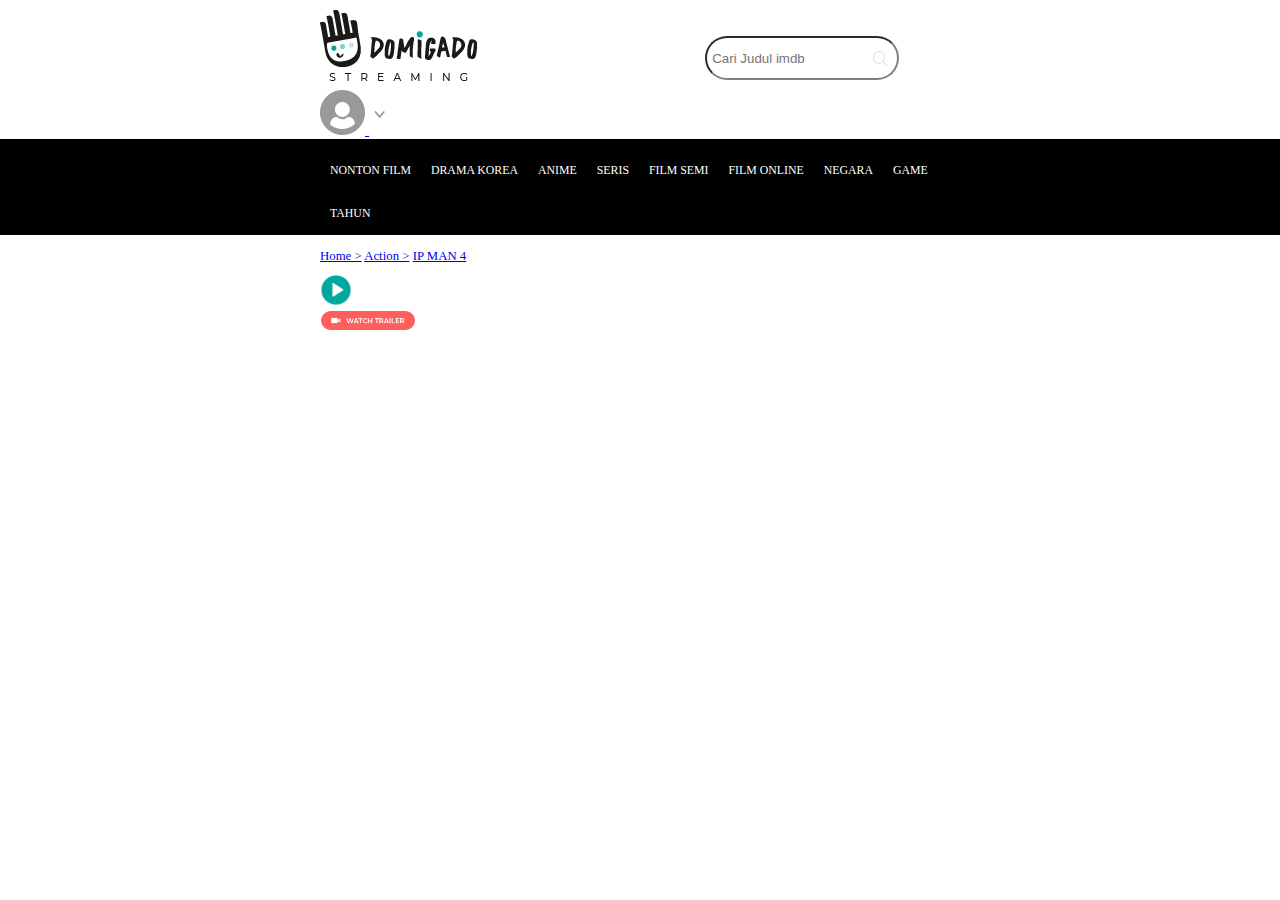
<file: other duty/bagas/index.html>
<!DOCTYPE html>
<html lang="en" dir="ltr">
  <head>
    <meta charset="utf-8">
    <link rel="stylesheet" href="./assets/css/app.css">
    <title>Tugas3</title>
  </head>
  <body>
    <div class="header">
      <div class="container">
          <div class="nav-top">
            <div class="lg-hd">
              <a class="navbar-lg" href="#">
                <img src="./assets/img/logo.png">
            </a>
            </div>            
            <div class="sc-hd">
              <input type="text" class="search" name="search" placeholder="Cari Judul imdb">
            </div>
            <div class="profile">
              <a href="#">
                <img src="./assets/img/profile.png">
                <img class="dropdown" src="./assets/img/ddimg.png">
              </a> 
            </div>
          </div>
      </div>
      <div class="nav-sec">
        <div class="container">
          <ul>
            <li><a class="active" href="#home">NONTON FILM</a></li>
            <li><a href="#news">DRAMA KOREA</a></li>
            <li><a href="#contact">ANIME</a></li>
            <li><a href="#about">SERIS</a></li>
            <li><a href="#about">FILM SEMI</a></li>
            <li><a href="#about">FILM ONLINE</a></li>
            <li><a href="#about">NEGARA</a></li>
            <li><a href="#about">GAME</a></li>
            <li><a href="#about">TAHUN</a></li>
          </ul>
        </div>
      </div>
      <div class="container">
        <div class="breadcrumb">
          <a href="#" class="br">Home ></a>
          <a href="#" class="br">Action ></a>
          <a href="#" class="br">IP MAN 4</a>
        </div>
      </div>
    </div>
    <div class="contain">
      <div class="container">
        <div class="pbanner">
            <div class="bg-img">
              <img src="./assets/img/btnplay.png" alt="" class="bnr-ct-1"><br>
                  <img src="./assets/img/tbtn.png" alt="" class="bnr-ct-2"> 
              <div class="bnr-ct">
              </div>
            </div>
        </div>
      </div>
    </div>
  </body>
</html>
</file>
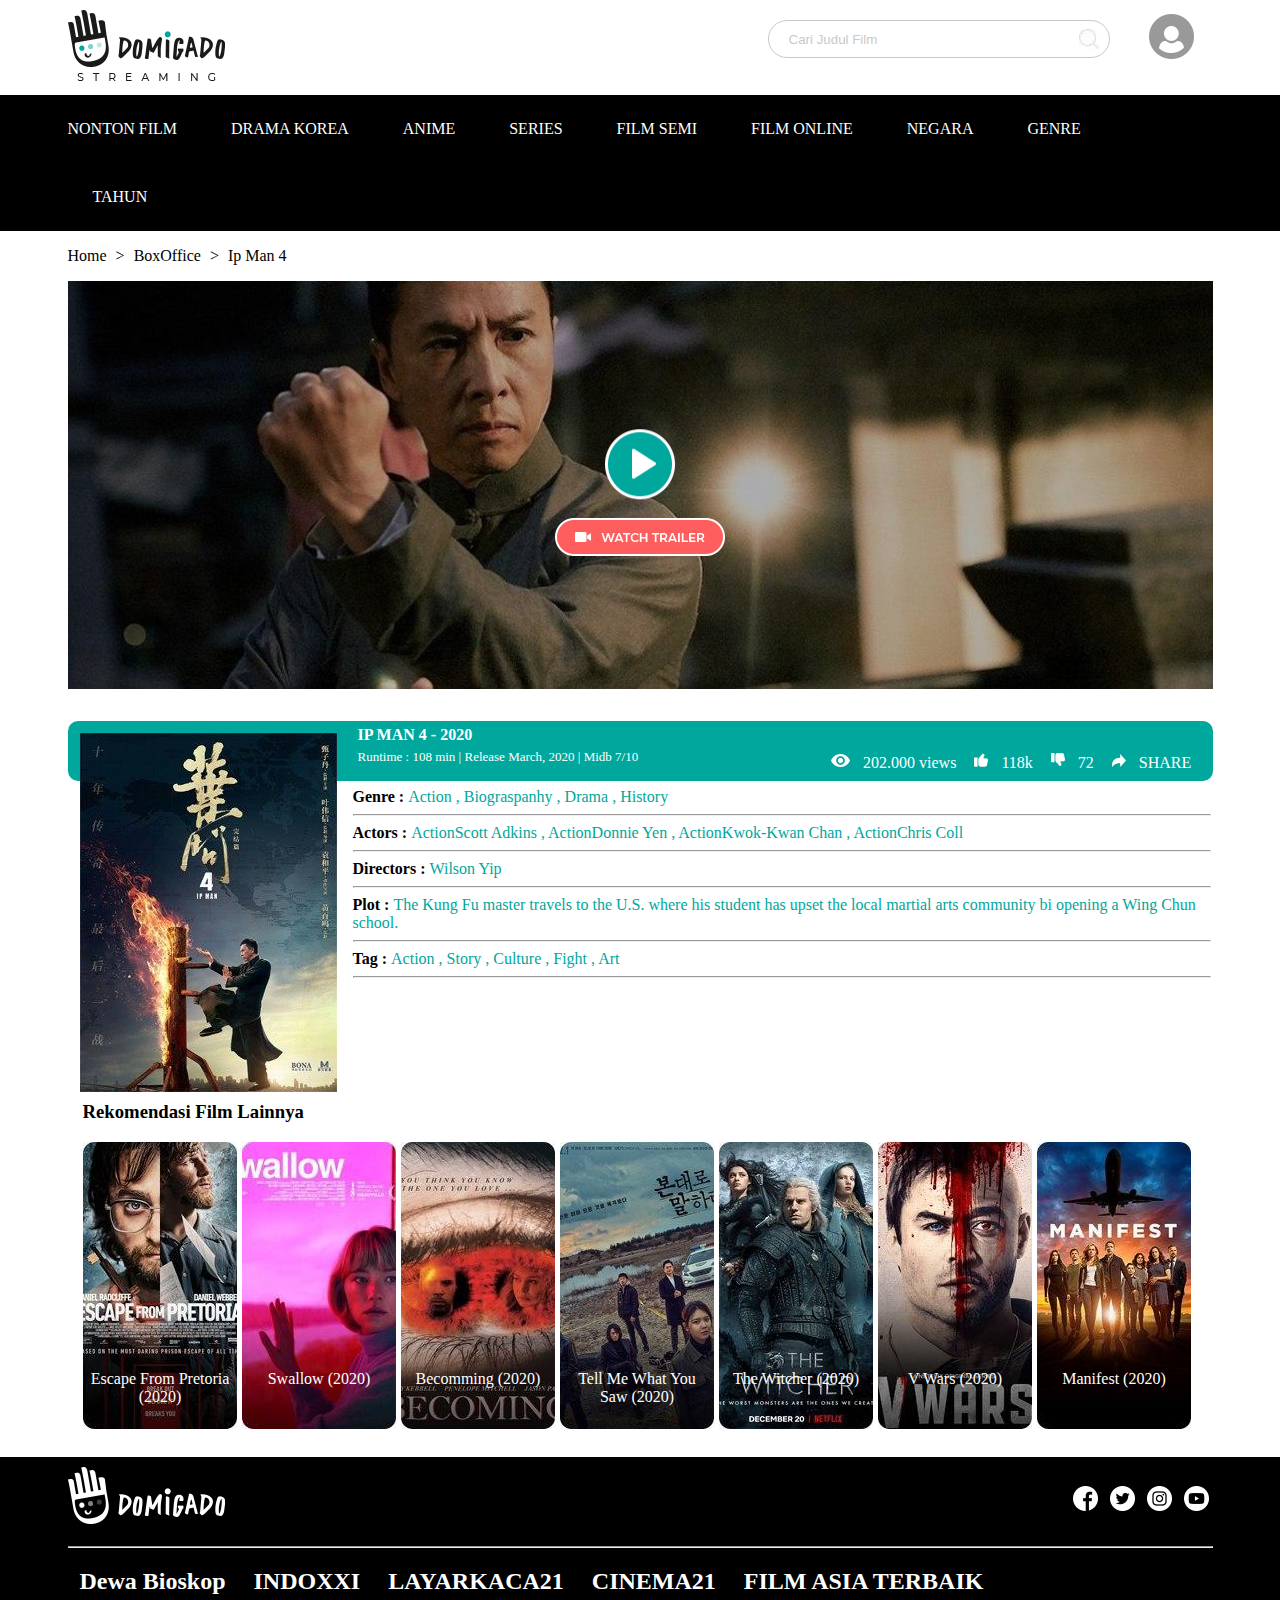
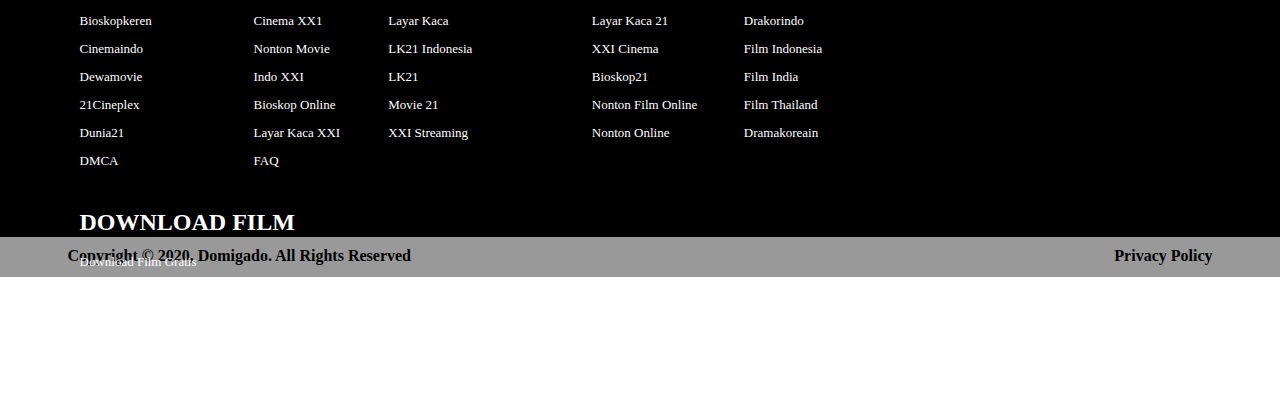
<file: other duty/Moch Syaikhul Amin/index.html>
<!DOCTYPE html>
<html lang="en">

<head>
    <meta charset="UTF-8">
    <meta name="viewport" content="width=device-width, initial-scale=1">
    <title>Sinau Css Day 4</title>
    <link rel="stylesheet" href="css/style.css">
</head>

<body>
    <div class="header">
        <div class="top">
            <div class="container">
                <img src="img/logo.png" alt="" id="logo">
                <div class="dropdown">
                    <button class="dropbtn">
                        <img src="img/logo-user.png" alt="">
                    </button>
                    <div class="dropdown-content">
                        <a href="#">Profile</a>
                        <a href="#">Logout</a>
                    </div>
                </div>
                <input type="text" id="search" placeholder="Cari Judul Film">
            </div>
        </div>
        <div class="bottom">
            <div class="container">
                <ul class="menu">
                    <li class="first"><a href=""> NONTON FILM</a></li>
                    <li><a href=""> DRAMA KOREA</a></li>
                    <li><a href=""> ANIME</a></li>
                    <li><a href=""> SERIES</a></li>
                    <li><a href=""> FILM SEMI</a></li>
                    <li><a href=""> FILM ONLINE</a></li>
                    <li><a href=""> NEGARA</a></li>
                    <li><a href=""> GENRE</a></li>
                    <li><a href=""> TAHUN</a></li>
                </ul>
            </div>
        </div>
    </div>
    <div class="content">
        <div class="container">
            <div class="bread-crumb">
                <ul class="breadcrumb">
                    <li><a href="#">Home</a></li>
                    <li><a href="#">BoxOffice</a></li>
                    <li><a href="#">Ip Man 4</a></li>
                </ul>
            </div>
            <div class="player">
                <a href="#"> <img src="img/play.png" alt=""> </a><br>
                <a href="#"> <img src="img/trailer.png" alt="" id="btn_trailer"> </a>
            </div>
            <div class="detail">
                <div class="green">
                    <img src="img/main-film.jpg" alt="" id="title">
                    <div class="head-description">
                        <div class="interaction">
                            <img src="img/eye.png" alt=""><span>202.000 views</span>
                            <img src="img/tumbup.png" alt=""><span>118k</span>
                            <img src="img/tumbdown.png" alt=""><span>72</span>
                            <img src="img/share.png" alt=""><span>SHARE</span>
                        </div>
                        <h4>IP MAN 4 - 2020</h4>
                        <P>Runtime : 108 min | Release March, 2020 | Midb 7/10</P><br>
                        <b>Genre : </b> 
                        <span class="detail-description"> 
                            <a href="#">Action</a> , 
                            <a href="#">Biograspanhy</a> , 
                            <a href="#">Drama</a> ,
                            <a href="#">History</a>
                        </span>
                        <hr>
                        <b>Actors : </b> 
                        <span class="detail-description"> 
                            <a href="#">ActionScott Adkins</a> , 
                            <a href="#">ActionDonnie Yen</a> , 
                            <a href="#">ActionKwok-Kwan Chan</a> , 
                            <a href="#">ActionChris Coll</a>
                        </span> <hr>
                        <b>Directors : </b> 
                        <span class="detail-description"> 
                            <a href="#"></a>Wilson Yip</a>
                        </span> <hr>
                        <b>Plot : </b> <span class="detail-description"> The Kung Fu master travels to the U.S. where his student has upset the local martial arts community bi opening a Wing Chun school.</span><hr>
                        <b>Tag : </b> <span class="detail-description"> 
                            <a href="#">Action</a> , 
                            <a href="#">Story</a> , 
                            <a href="#">Culture</a>  , 
                            <a href="#">Fight</a> , 
                            <a href="#">Art</a>
                        </span><hr>
                    </div>
                </div>
            </div>
            <div class="other">
                <h3><b>Rekomendasi Film Lainnya</b></h3>
                <div class="film">
                    <img src="img/film-1.jpg" alt="">
                    <p>Escape From Pretoria (2020)</p>
                </div>
                <div class="film">
                    <img src="img/film-2.jpg" alt="">
                    <p>Swallow (2020)</p>
                </div>
                <div class="film">
                    <img src="img/film-3.jpg" alt="">
                    <p>Becomming (2020)</p>
                </div>
                <div class="film">
                    <img src="img/film-4.jpg" alt="">
                    <p>Tell Me What You Saw (2020)</p>
                </div>
                <div class="film">
                    <img src="img/film-5.jpg" alt="">
                    <p>The Witcher (2020)</p>
                </div>
                <div class="film">
                    <img src="img/film-6.jpg" alt="">
                    <p>V Wars (2020)</p>
                </div>
                <div class="film">
                    <img src="img/film-7.jpg" alt="">
                    <p>Manifest (2020)</p>
                </div>
            </div>
        </div>
    </div>
    <div class="footer">
        <div class="top">
            <div class="container">
                <img src="img/Logo-White.png" alt="" id="logo-footer">
                <div class="small-logo">
                    <img src="img/logo_facebook.png" alt="">
                    <img src="img/logo_twiter.png" alt="">
                    <img src="img/logo_instagram.png" alt="">
                    <img src="img/logo_youtube.png" alt="">
                </div>
                <hr>
                <div class="link">
                    <div class="child">
                        <h2>Dewa Bioskop</h2>
                        <ul>
                            <li><a href="#">Bioskopkeren</a></li>
                            <li><a href="#">Cinemaindo</a></li>
                            <li><a href="#">Dewamovie</a></li>
                            <li><a href="#">21Cineplex</a></li>
                            <li><a href="#">Dunia21</a></li>
                            <li><a href="#">DMCA</a></li>
                        </ul>
                    </div>
                    <div class="child">
                        <h2>INDOXXI</h2>
                        <ul>
                            <li><a href="#">Cinema XX1 </a></li>
                            <li><a href="#">Nonton Movie </a></li>
                            <li><a href="#">Indo XXI </a></li>
                            <li><a href="#">Bioskop Online </a></li>
                            <li><a href="#">Layar Kaca XXI</a></li>
                            <li><a href="#">FAQ</a></li>
                        </ul>
                    </div>
                    <div class="child">
                        <h2>LAYARKACA21</h2>
                        <ul>
                            <li><a href="#">Layar Kaca </a></li>
                            <li><a href="#">LK21 Indonesia </a></li>
                            <li><a href="#">LK21 </a></li>
                            <li><a href="#">Movie 21 </a></li>
                            <li><a href="#">XXI Streaming</a></li>
                        </ul>
                    </div>
                    <div class="child">
                        <h2>CINEMA21</h2>
                        <ul>
                            <li><a href="#">Layar Kaca 21 </a></li>
                            <li><a href="#">XXI Cinema </a></li>
                            <li><a href="#">Bioskop21 </a></li>
                            <li><a href="#">Nonton Film Online </a></li>
                            <li><a href="#">Nonton Online</a></li>
                        </ul>
                    </div>
                    <div class="child">
                        <h2>FILM ASIA TERBAIK</h2>
                        <ul>
                            <li><a href="#">Drakorindo </a></li>
                            <li><a href="#">Film Indonesia </a></li>
                            <li><a href="#">Film India </a></li>
                            <li><a href="#">Film Thailand </a></li>
                            <li><a href="#">Dramakoreain</a></li>
                        </ul>
                    </div>
                    <div class="child">
                        <h2>DOWNLOAD FILM</h2>
                        <ul>
                            <li><a href="#">Download Film Gratis </a></li>
                            <li><a href="#">Gratis Film Terbaru </a></li>
                            <li><a href="#">Download Film Sub Indo</a></li>
                            <li><a href="#">Situs Download Film</a></li>
                            <li><a href="#">Cinema 21 Streaming</a></li>

                        </ul>
                    </div>
                </div>
            </div>
        </div>
        <div class="bottom">
            <div class="container">
                <p class="left"><b>Copyright © 2020, Domigado. All Rights Reserved</b></p>
                <p class="right"><b>Privacy Policy</b></p>
            </div>
        </div>
    </div>
</body>

</html>
</file>
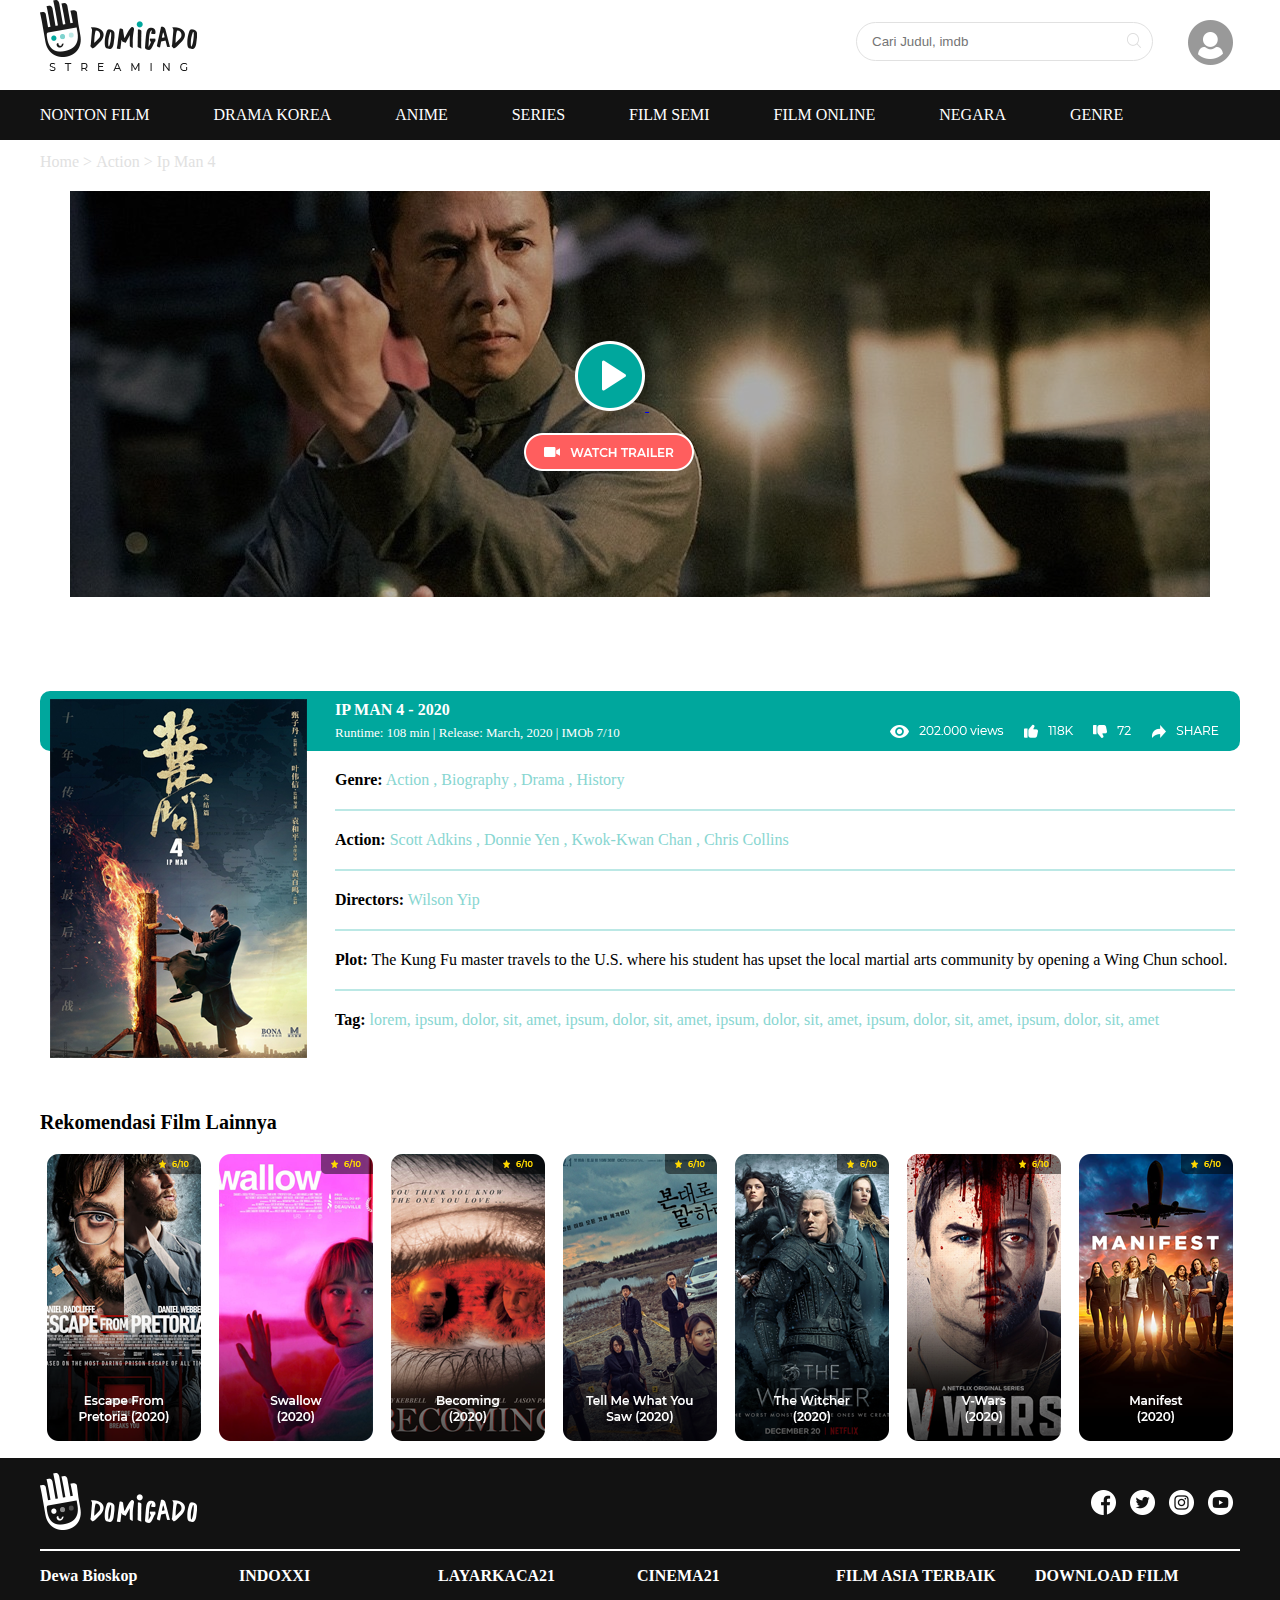
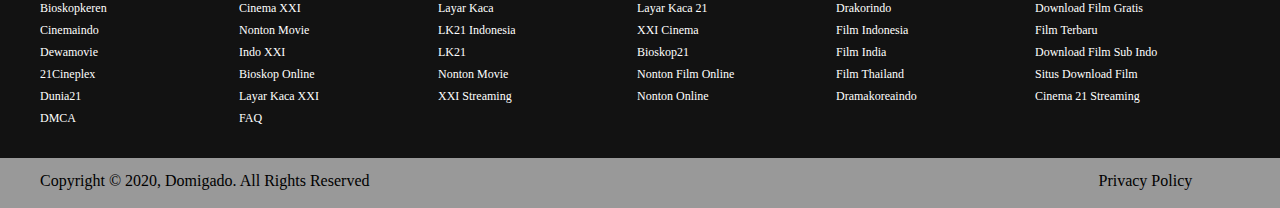
<file: other duty/Obed Ridho/index.html>
<!DOCTYPE html>
<html>
<head>
	<title></title>
	<meta name="viewport" content="width=device-width, initial-scale=1, user-scalable=no">
	<link rel="stylesheet" type="text/css" href="style.css">
</head>
<body>
	<!-- start navbar header -->
	<div class="first-header">
		<div class="first-container-header">
			<div class="first_content_header div_logo_header">
				<img src="img/LogoBlack.png">
			</div>
			<div class="first_content_header div_search">
				<input type="text" name="search" class="search" placeholder="Cari Judul, imdb">
			</div>
			<div class="first_content_header div_logo_user">
				<img src="img/logo-user.png">
			</div>
		</div>
	</div>
	<div class="seconds-header">
		<div class="seconds-container-header">
			<ul>
				<li>NONTON FILM</li>
				<li>DRAMA KOREA</li>
				<li>ANIME</li>
				<li>SERIES</li>
				<li>FILM SEMI</li>
				<li>FILM ONLINE</li>
				<li>NEGARA</li>
				<li>GENRE</li>
				<li>TAHUN</li>
			</ul>
		</div>
	</div>
	<!-- end navbar header -->

	<!-- start main content -->
	<div class="div_content">
		<div class="container-content">
			<div class="name_page">
				<div class="inline_name_page"><a href="#">Home</a></div>
				<div class="inline_name_page">></div>
				<div class="inline_name_page"><a href="#">Action</a></div>
				<div class="inline_name_page">></div>
				<div class="inline_name_page"><a href="#">Ip Man 4</a></div>
			</div>
			<div class="main_image">
				<img src="img/BigIpman.png" class="BigIpman">
				<a href="#" class="PlayIcon">
					<img src="img/PlayIcon.png">
				</a>
				<a href="#" class="ButtonWatch">
					<img src="img/ButtonWatch.png">
				</a>
			</div>
			<div class="description_film">
				<div class="div_title_film">
					<p class="title_film">IP MAN 4 - 2020</p>
					<p class="runtime">Runtime: 108 min | Release: March, 2020 | IMOb 7/10</p>
					<img src="img/totalshare.png" class="img_share">
				</div>
				<div class="div_description">
					<div class="text_description"><b>Genre:</b> Action , Biography , Drama , History</div>
					<div class="text_description line_description"></div>
					<div class="text_description"><b>Action:</b> Scott Adkins , Donnie Yen , Kwok-Kwan Chan , Chris Collins</div>
					<div class="text_description line_description"></div>
					<div class="text_description"><b>Directors:</b> Wilson Yip</div>
					<div class="text_description line_description"></div>
					<div class="text_description"><b>Plot:</b> The Kung Fu master travels to the U.S. where his student has upset the local martial arts community by opening a Wing Chun school.</div>
					<div class="text_description line_description"></div>
					<div class="text_description"><b>Tag:</b> lorem, ipsum, dolor, sit, amet, ipsum, dolor, sit, amet, ipsum, dolor, sit, amet, ipsum, dolor, sit, amet, ipsum, dolor, sit, amet</div>
				</div>
				<img src="img/MediumIpman.png" class="medium_image">
			</div>
			<div class="div_rekomendasi_film">
				<p class="text_rekomendasi_film">Rekomendasi Film Lainnya</p>
				<div class="list_rekomendasi_film">
					<div class="inline_rekomendasi"><a href="#"><img src="img/Escape From Pretoria.png"></a></div>
					<div class="inline_rekomendasi"><a href="#"><img src="img/Swallow.png"></a></div>
					<div class="inline_rekomendasi"><a href="#"><img src="img/Becoming.png"></a></div>
					<div class="inline_rekomendasi"><a href="#"><img src="img/Tell me what you saw.png"></a></div>
					<div class="inline_rekomendasi"><a href="#"><img src="img/The Witcher.png"></a></div>
					<div class="inline_rekomendasi"><a href="#"><img src="img/V-Wars.png"></a></div>
					<div class="inline_rekomendasi"><a href="#"><img src="img/Manifest.png"></a></div>
				</div>
			</div>
		</div>
	</div>
	<!-- end main content -->

	<!-- start navbar footer -->
	<div class="div_footer">
		<div class="first-footer">
			<div class="first-container-footer">
				<div class="logo_and_sosmed">
					<div class="inline_logo_and_sosmed div_logo_footer"><img src="img/LogoWhite.png"></div>
					<div class="inline_logo_and_sosmed div_sosmed">
						<div class="sosmed"><img src="img/facebook.png"></div>
						<div class="sosmed"><img src="img/twitter.png"></div>
						<div class="sosmed"><img src="img/instagram.png"></div>
						<div class="sosmed"><img src="img/youtube.png"></div>
					</div>
				</div>
				<div class="line_footer"></div>
				<div class="menu_footer">
					<div class="inline_menu_footer">
						<p>Dewa Bioskop</p>
						<ul>
							<li>Bioskopkeren</li>
							<li>Cinemaindo</li>
							<li>Dewamovie</li>
							<li>21Cineplex</li>
							<li>Dunia21</li>
							<li>DMCA</li>
						</ul>
					</div>
					<div class="inline_menu_footer">
						<p>INDOXXI</p>
						<ul>
							<li>Cinema XXI</li>
							<li>Nonton Movie</li>
							<li>Indo XXI</li>
							<li>Bioskop Online</li>
							<li>Layar Kaca XXI</li>
							<li>FAQ</li>
						</ul>
					</div>
					<div class="inline_menu_footer">
						<p>LAYARKACA21</p>
						<ul>
							<li>Layar Kaca</li>
							<li>LK21 Indonesia</li>
							<li>LK21</li>
							<li>Nonton Movie</li>
							<li>XXI Streaming</li>
						</ul>
					</div>
					<div class="inline_menu_footer">
						<p>CINEMA21</p>
						<ul>
							<li>Layar Kaca 21</li>
							<li>XXI Cinema</li>
							<li>Bioskop21</li>
							<li>Nonton Film Online</li>
							<li>Nonton Online</li>
						</ul>
					</div>
					<div class="inline_menu_footer">
						<p>FILM ASIA TERBAIK</p>
						<ul>
							<li>Drakorindo</li>
							<li>Film Indonesia</li>
							<li>Film India</li>
							<li>Film Thailand</li>
							<li>Dramakoreaindo</li>
						</ul>
					</div>
					<div class="inline_menu_footer">
						<p>DOWNLOAD FILM</p>
						<ul>
							<li>Download Film Gratis</li>
							<li>Film Terbaru</li>
							<li>Download Film Sub Indo</li>
							<li>Situs Download Film</li>
							<li>Cinema 21 Streaming</li>
						</ul>
					</div>
				</div>
			</div>
		</div>
		<div class="seconds-footer">
			<div class="seconds-container-footer">
				<div class="inline_seconds_footer copyright">Copyright © 2020, Domigado. All Rights Reserved</div>
				<div class="inline_seconds_footer privacy_policy">Privacy Policy</div>
			</div>
		</div>
	</div>
	<!-- end navbar footer -->
</body>
</html>
</file>
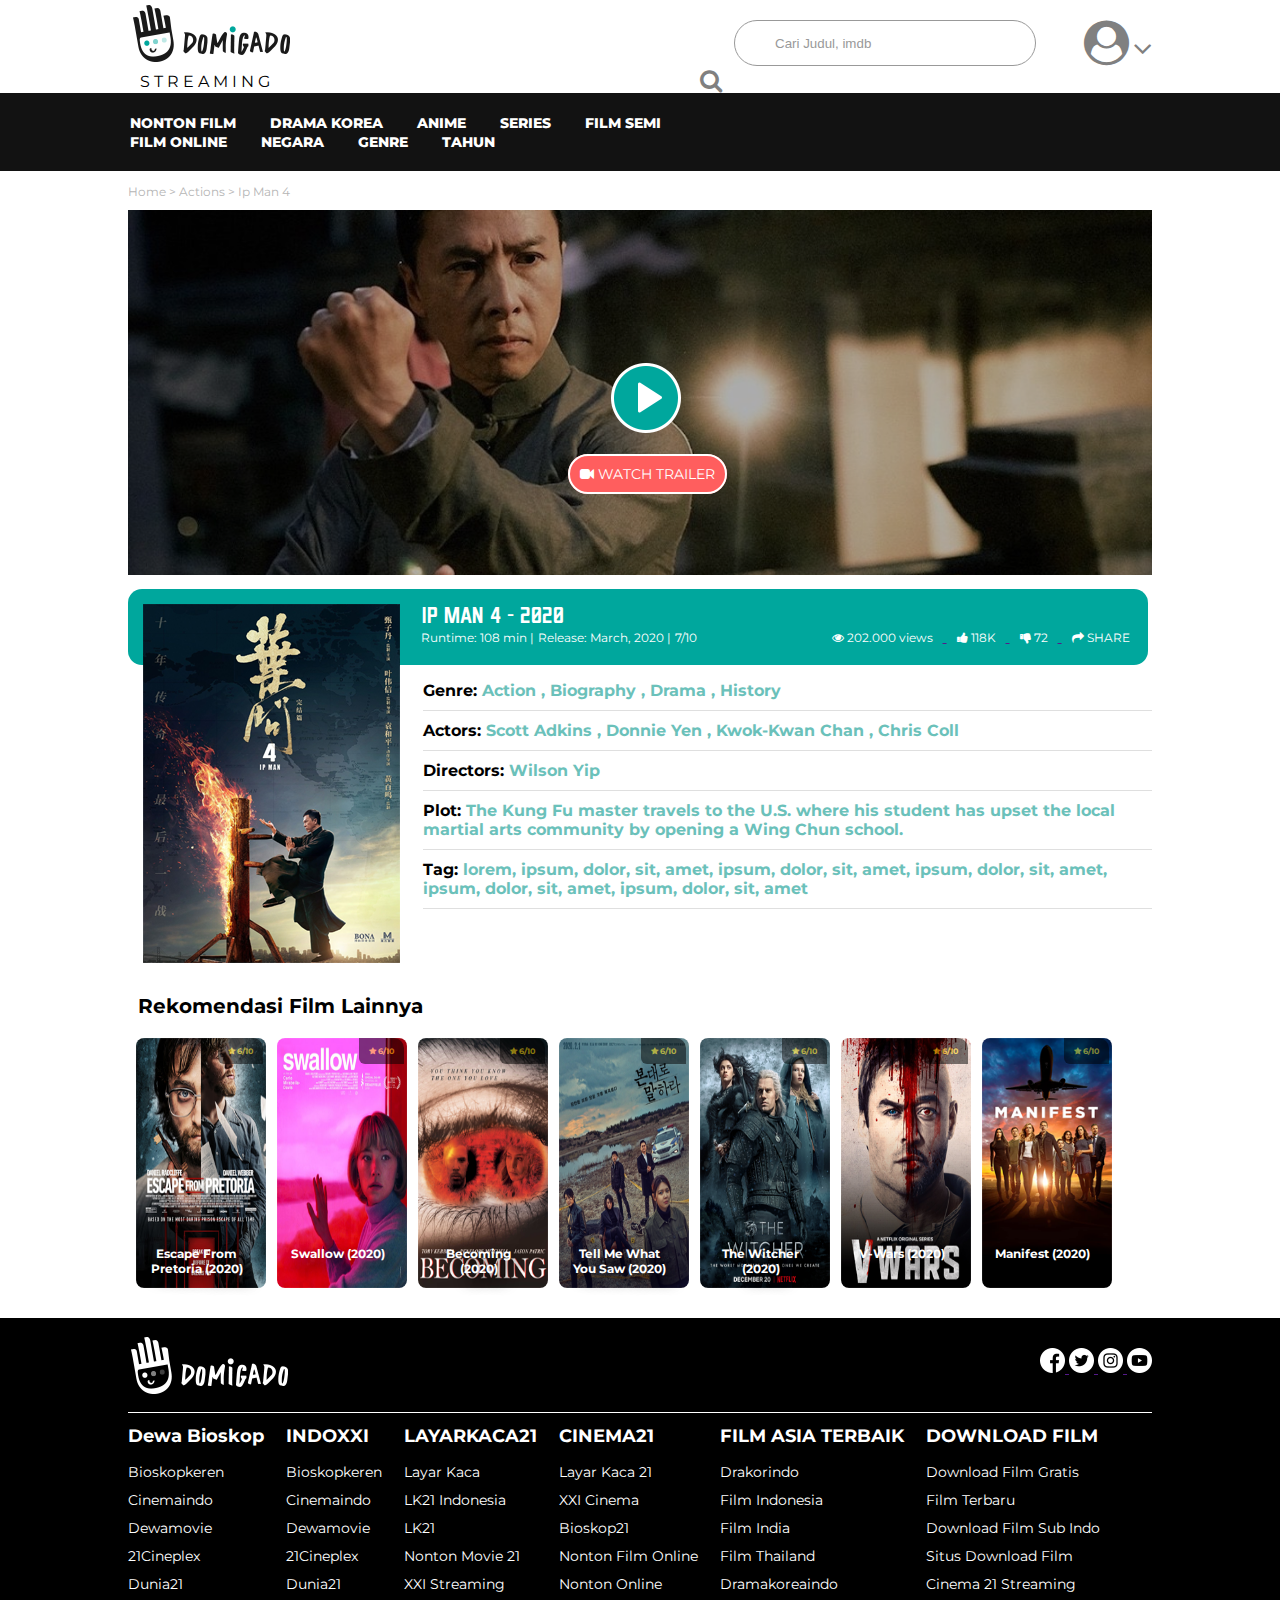
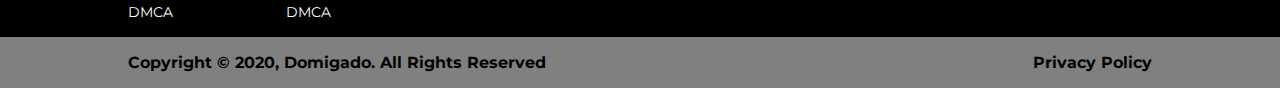
<file: other duty/panjul/index.html>
<!DOCTYPE html>
<html lang="en">
<head>
    <meta charset="UTF-8">
    <meta name="viewport" content="width=device-width, initial-scale=3.0">
    <link rel="stylesheet" href="index.css">
    <link rel="stylesheet" href="https://cdnjs.cloudflare.com/ajax/libs/font-awesome/4.7.0/css/font-awesome.min.css">
    <link rel="stylesheet" href="https://fonts.googleapis.com/css?family=Sofia">
    <link href='https://fonts.googleapis.com/css?family=Montserrat' rel='stylesheet'>
    <title>Document</title>
</head>
<body>
    <div class="header">
        <div class="header-content">
            <div class="img-logo">
                <a href="">
                    <img src="domigado.png" alt=""></>
                    <p>s t r e a m i n g</P>
                </a>
            </div>
            <div class="float-right">
                <div class="search-input">
                    <form action="">
                        <input type="text" name="search" placeholder="Cari Judul, imdb">
                        <button class="button-search">
                            <i class="fa fa-search"></i>
                        </button>
                    </form>
                </div>
                <div class="profile-users">
                    <a class="" href="">
                        <i class="fa fa-user-circle" style="font-size: 45px;"></i>
                    </a>
                    <a href="">
                        <i class="fa fa-angle-down" style="font-size: 30px;"></i>
                    </a>
                </div>
            </div>
        </div>
        <div class="navbar-head">
            <ul>
                <li>
                    <a href="">Nonton Film</a>
                </li>
                <li>
                    <a href="">Drama Korea</a>
                </li>
                <li>
                    <a href="">Anime</a>
                </li> 
                <li>
                    <a href="">Series</a>
                </li>
                <li>
                    <a href="">Film Semi</a>
                </li>
                <li>
                    <a href="">Film Online</a>
                </li>
                <li>
                    <a href="">Negara</a>
                </li>
                <li>
                    <a href="">Genre</a>
                </li>
                <li>
                    <a href="">Tahun</a>
                </li>
            </ul>
        </div>
    </div>
    <div class="container">
        <div class="containt-body">
            <div class="text-menus">
                <a href="">
                    Home >
                </a>
                <a href="">
                    Actions >
                </a>
                <a>Ip Man 4</a>
            </div>
            <div class="video-content">
                <div class="videos">
                    <img src="ipman4.png" alt="">           
                </div>
                <div class="play-img">
                    <img src="play-img.png" alt="">
                </div>
                <div class="watch-play">
                    <a href=""><i class="fa fa-video-camera"></i> Watch Trailer</a>
                </div>
            </div>
            <div class="relative-content">
                <div class="head-containt-v4">
                    <div class="containt-v4">
                        <div class="judul-text">
                            <p>IP MAN 4 - 2020</p>
                        </div>
                        <div class="info-content">
                            <p>Runtime: 108 min |</p>
                            <p>Release: March, 2020 |</p>
                            <p>7/10</p>
                            <div class="right-info">
                                <a href="">
                                    <p><i class="fa fa-eye"></i> 202.000 views</p>
                                </a>
                                <a href="">
                                    <p><i class="fa fa-thumbs-up"></i> 118K</p>
                                </a>
                                <a href="">
                                    <p><i class="fa fa-thumbs-down"></i> 72</p>
                                </a>      
                                <a href="">
                                    <p><i class="fa fa-share"></i> SHARE</p>
                                </a>      
                            </div>
                        </div>
                    </div>
                </div>
                <div class="list-movie">
                    <ul>
                        <li><strong>Genre:</strong> Action , Biography , Drama , History</li>
                        <li><strong>Actors:</strong> Scott Adkins , Donnie Yen , Kwok-Kwan Chan , Chris Coll</li>
                        <li><strong>Directors:</strong> Wilson Yip</li>
                        <li><strong>Plot: </strong> The Kung Fu master travels to the U.S. where his student has upset the local martial arts community by opening
                            a Wing Chun school.
                        </li>
                        <li><strong>Tag: </strong> lorem, ipsum, dolor, sit, amet, ipsum, dolor, sit, amet, ipsum, dolor, sit, amet, ipsum, dolor, sit, amet, ipsum, dolor, sit, amet</li>
                    </ul>
                </div>
                <div class="left-pict-info">
                    <img src="left-img-ipman.png" alt="">
                </div>
            </div>

            <div class="rekomend-content">
                <p>Rekomendasi Film Lainnya</p>
            </div>
            <div class="containt-recomend">
                <div class="display-block">
                    <img src="left-pict-1.png" alt="">
                    <span><i class="fa fa-star"></i> 6/10</span>
                    <p>Escape From Pretoria (2020)</p>
                </div>
                <div class="display-block">
                    <img src="left-pict-2.png" alt="">
                    <span><i class="fa fa-star"></i> 6/10</span>
                    <p>Swallow (2020)</p>
                </div>
                <div class="display-block">
                    <img src="left-pict-3.png" alt="">
                    <span><i class="fa fa-star"></i> 6/10</span>
                    <p>Becoming (2020)</p>
                </div>
                <div class="display-block">
                    <img src="left-pict-5.png" alt="">
                    <span><i class="fa fa-star"></i> 6/10</span>
                    <p>Tell Me What You Saw (2020)</p>
                </div class="display-block">
                <div class="display-block">
                    <img src="left-pict-6.png" alt="">
                    <span><i class="fa fa-star"></i> 6/10</span>
                    <p>The Witcher (2020)</p>
                </div class="display-block">
                <div class="display-block">
                    <img src="left-pict-7.png" alt="">
                    <span><i class="fa fa-star"></i> 6/10</span>
                    <p>V-Wars (2020)</p>
                </div>
                <div class="display-block">
                    <img src="left-pict-8.png" alt="">
                    <span><i class="fa fa-star"></i> 6/10</span>
                    <p>Manifest (2020)</p>
                </div>
            </div>
        </div>
        </div>
    </div>
    <div class="footer">
        <div class="footer-content">
            <div class="left-img">
                <div class="sosmed-footer">
                    <img src="domigado-footer.png" alt="">
                    <div class="sosmed-right">
                        <a href="">
                            <img src="fb.png" alt="">
                        </a>
                        <a href="">
                            <img src="twitter.png" alt="">
                        </a>
                        <a href="">
                            <img src="instagram.png" alt="">
                        </a>
                        <a href="">
                            <img src="yutube.png" alt="">
                        </a>
                    </div>
                </div>
                <div>
                <div class="footer-text">
                    <h1>Dewa Bioskop</h1>
                    <ul>
                        <a href="">
                            <li>Bioskopkeren</li>
                        </a>
                        <a href="">
                            <li>Cinemaindo</li>
                        </a>
                        <a href="">
                            <li>Dewamovie</li> 
                        </a>
                        <a href="">
                            <li>21Cineplex</li>
                        </a>
                        <a href="">
                            <li>Dunia21</li>
                        </a>
                        <a href="">
                            <li>DMCA</li>
                        </a>
                    </ul>
                </div>
                <div class="footer-text">
                    <h1>INDOXXI</h1>
                    <ul>
                        <a href="">
                            <li>Bioskopkeren</li>
                        </a>
                        <a href="">
                            <li>Cinemaindo</li>
                        </a>
                        <a href="">
                            <li>Dewamovie</li> 
                        </a>
                        <a href="">
                            <li>21Cineplex</li>
                        </a>
                        <a href="">
                            <li>Dunia21</li>
                        </a>
                        <a href="">
                            <li>DMCA</li>
                        </a>
                    </ul>
                </div>
                <div class="footer-text">
                    <h1>LAYARKACA21</h1>
                    <ul>
                        <a href="">
                            <li>Layar Kaca</li>
                        </a>
                        <a href="">
                            <li>LK21 Indonesia</li>
                        </a>
                        <a href="">
                            <li>LK21</li>
                        </a>
                        <a href="">
                            <li>Nonton Movie 21</li>
                        </a>
                        <a href="">
                            <li>XXI Streaming</li>
                        </a>
                    </ul>
                </div>
                <div class="footer-text">
                    <h1>CINEMA21</h1>
                    <ul>
                        <a href="">
                            <li>Layar Kaca 21</li>
                        </a>
                        <a href="">
                            <li>XXI Cinema</li>
                        </a>
                        <a href="">
                            <li>Bioskop21</li>
                        </a>
                        <a href="">
                            <li>Nonton Film Online</li>
                        </a>
                        <a href="">
                            <li>Nonton Online</li>
                        </a>
                    </ul>
                </div>
                <div class="footer-text">
                    <h1>FILM ASIA TERBAIK</h1>
                    <ul>
                        <a href="">
                            <li>Drakorindo</li>
                        </a>
                        <a href="">
                            <li>Film Indonesia</li>
                        </a>
                        <a href="">
                            <li>Film India</li>
                        </a>
                        <a href="">
                            <li>Film Thailand</li>
                        </a>
                        <a href="">
                            <li>Dramakoreaindo</li>
                        </a>
                    </ul>
                </div>
                <div class="footer-text">
                    <h1>DOWNLOAD FILM</h1>
                    <ul>
                        <a href="">
                            <li>Download Film Gratis</li>
                        </a>
                        <a href="">
                            <li>Film Terbaru</li>
                        </a>
                        <a href="">
                            <li>Download Film Sub Indo</li>
                        </a>
                        <a href="">
                            <li>Situs Download Film</li>
                        </a>
                        <a href="">
                            <li>Cinema 21 Streaming</li>
                        </a>
                    </ul>
                </div>
            </div>
        </div>
        <div class="copy-right-bg">
            <div class="widht-footer-gray">
                <div class="footer-block">
                        <div class="content-footer">
                            <p>Copyright © 2020, Domigado. All Rights Reserved</p>
                            <p class="right">Privacy Policy</p>
                        </div>
                    </div>
                </div>
            </div>
        </div>
    </div>
</body>
</html>
</file>
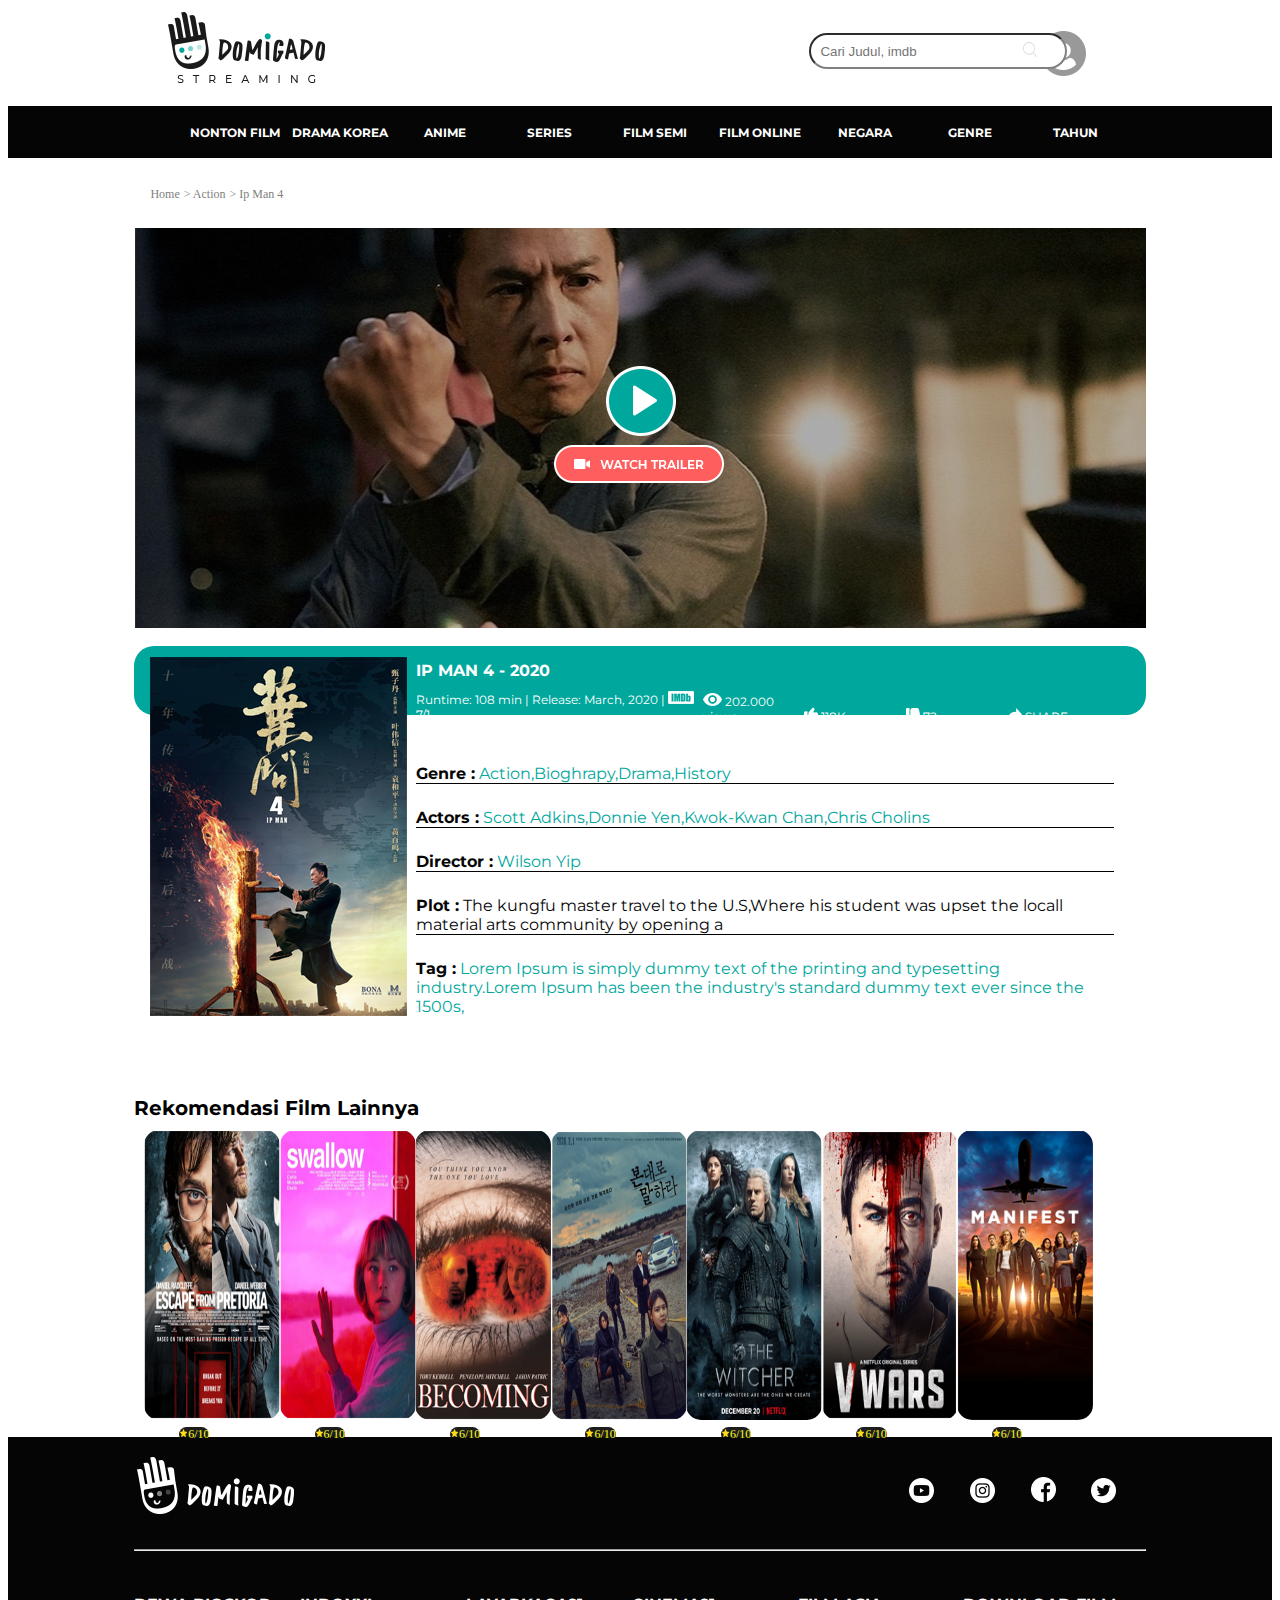
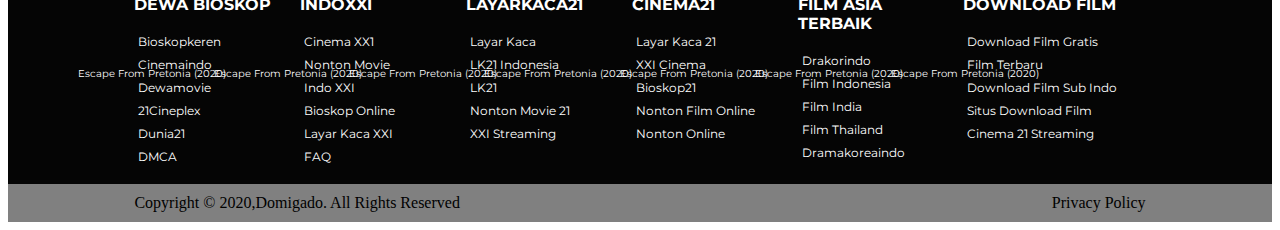
<file: other duty/perdian/index.html>
<!DOCTYPE html>
<html lang="en" dir="ltr">
  <head>
    <meta charset="utf-8">
    <meta  name='viewport' content='width=device-width, initial-scale=1.0, maximum-scale=1.0, user-scalable=0'/>
    <link href="https://fonts.googleapis.com/css2?family=Montserrat:wght@100;400&display=swap" rel="stylesheet">
    <link rel="stylesheet" href="style.css">

    <title>Domigado</title>
  </head>
  <body>

    <div class="header">
      <div class="container">
        <div class="top-navbar">
          <div class="nav-img">
                <img src="img/LogoDomigado.png" alt="Logo">
                <input type="text" placeholder="Cari Judul, imdb">
                <div class="profile">
                  <ul>
                    <img src="img/Profile.png" alt="">
                    <i confont icon_broad_back></i>
                  </ul>
                </div>
            </div>
          </div>
        </div>
    </div>
    <div class="header-menu">
      <div class="container">
        <div class="menu-bottom">
          <div class="nav-menu">
            <a href="#">NONTON FILM</a>
            <a href="#">DRAMA KOREA</a>
            <a href="#">ANIME</a>
            <a href="#">SERIES</a>
            <a href="#">FILM SEMI</a>
            <a href="#">FILM ONLINE</a>
            <a href="#">NEGARA</a>
            <a href="#">GENRE</a>
            <a href="#">TAHUN</a>
          </div>
        </div>
      </div>
    </div>

    <div class="content">
      <div class="container">
        <ul class="breadcrumb">
          <li>Home</li>
          <li>> Action</li>
          <li>> Ip Man 4</li>
        </ul>
      </div>
      <div class="container">
        <div class="jumbotron">
          <div class="main-movie">
            <div class="play-movie">
              <img src="img/Play.png" alt="play">
            </div>
            <div class="play-trailer">
              <img src="img/Trailer.png" alt="trailer">
            </div>
          </div>
        </div>
      </div>
      <br>
      <div class="container">
        <div class="content-panel">
          <div class="panel">
            <div class="grid-container">
              <div class="grid-items">
                <img class="image-ipman" src="img/CoverIpMan4.png" alt="">
              </div>
              <div class="grid-item">
                <div class="Card-container">
                  <div class="cardinformasi-item Judul-movie">
                    <div class="title-movies">
                      <span class="color-white">IP MAN 4 - 2020</span>
                    </div>
                    <div class="describtion-movie">
                      <!-- <div class="p-dtl">
                        <p class="p-sec-des1"><img src="./assets/img/eye.png" alt="" class="eye"> 202.000 views</p>
                        <p class="p-sec-des2"><img src="./assets/img/like.png" alt="" class="like"> 118K</p>
                        <p class="p-sec-des3"><img src="./assets/img/dislike.png" alt="" class="dislike"> 72</p>
                        <p class="p-sec-des4"><img src="./assets/img/share.png" alt="" class="share"> SHARE</p>
                      </div> -->
                      <span class="desc-atas color-white">Runtime: 108 min | Release: March, 2020 | <img src="img/imb.png" alt="" class="imb"> 7/1</span>
                      <div class="desc-bawah color-white">
                        <p class="descparag"><img src="img/eye.png" alt="" class="eye"> 202.000 views</p>
                        <p class="descparag"><img src="img/like.png" alt="" class="like"> 118K</p>
                        <p class="descparag"><img src="img/dislike.png" alt="" class="dislike"> 72</p>
                        <p class="descparag"><img src="img/share.png" alt="" class="share"> SHARE</p>
                      </div>
                      <!-- <span class="desc-bawah color-white">Runtime Runtime Runtime Runtime Runtime RuntimeRuntime Runtime</span> -->
                    </div>
                  </div>
                  <div class="cardinformasi-item">
                    <span><strong>Genre :</strong> Action,Bioghrapy,Drama,History</span>
                  </div>
                  <div class="cardinformasi-item">
                    <span><strong>Actors :</strong> Scott Adkins,Donnie Yen,Kwok-Kwan Chan,Chris Cholins</span>
                  </div>
                  <div class="cardinformasi-item">
                    <span><strong>Director :</strong> Wilson Yip</span>
                  </div>
                  <div class="cardinformasi-item">
                    <span class="non-black"><strong>Plot :</strong> The kungfu master travel to the U.S,Where his student was upset the locall material arts community by opening
                    a</span>
                  </div>
                  <div class="cardinformasi-item del-underline">
                    <span><strong>Tag :</strong> Lorem Ipsum is simply dummy text of the printing and typesetting industry.Lorem Ipsum has been the industry's standard dummy text ever since the 1500s,</span>
                  </div>
                </div>
              </div>
            </div>
          </div>
        </div>
      </div>

      <div class="container">
        <div class="content-reconmend">
          <div class="recomend-title">
            <span><strong>Rekomendasi Film Lainnya</strong></span>
          </div>
          <div class="recomend-container">
            <div class="recomend-item">
                <img src="img/Escape.png" class="image-movie" alt="">
                <a href="x" class="rating"><img src="img/yellowStars.png" alt="">6/10</a>
                <span>Escape From Pretonia (2020)</span>
            </div>
            <div class="recomend-item">
              <img src="img/Swallow.png" class="image-movie" alt="">
              <a href="x" class="rating"><img src="img/yellowStars.png" alt="">6/10</a>
              <span>Escape From Pretonia (2020)</span>
            </div>
            <div class="recomend-item">
              <img src="img/Becoming.png" class="image-movie" alt="">
              <a href="x" class="rating"><img src="img/yellowStars.png" alt="">6/10</a>
              <span>Escape From Pretonia (2020)</span>
            </div>
            <div class="recomend-item">
              <img src="img/tellme.png" class="image-movie" alt="">
              <a href="x" class="rating"><img src="img/yellowStars.png" alt="">6/10</a>
              <span>Escape From Pretonia (2020)</span>
            </div>
            <div class="recomend-item">
              <img src="img/wicher.png" class="image-movie" alt="">
              <a href="x" class="rating"><img src="img/yellowStars.png" alt="">6/10</a>
              <span>Escape From Pretonia (2020)</span>
            </div>
            <div class="recomend-item">
              <img src="img/vwar.png" class="image-movie" alt="">
              <a href="x" class="rating"><img src="img/yellowStars.png" alt="">6/10</a>
              <span>Escape From Pretonia (2020)</span>
            </div>
            <div class="recomend-item image7">
              <img src="img/Manifest.png" class="image-movie" alt="">
              <a href="x" class="rating"><img src="img/yellowStars.png" alt="">6/10</a>
              <span>Escape From Pretonia (2020)</span>
            </div>
          </div>
        </div>
      </div>
    </div>


    <!-- FOOTER -->
    <div class="footer">
      <br>
      <div class="container">
        <div class="footer-atas">
          <div class="sosmed-items">
            <img src="img/LogoFooter.png" alt="LogoFooter">
          </div>
          <div class="sosmed-item">
            <img src="img/twitter.png" alt="twitter">
          </div>
          <div class="sosmed-item">
            <img src="img/Facebook.png" alt="facebook">
          </div>
          <div class="sosmed-item">
            <img src="img/sosmedInstagram.png" alt="instagram">
          </div>
          <div class="sosmed-item">
            <img src="img/sosmedYt.png" alt="youtube">
          </div>
          <br>
          <br>
          <hr>
          <br>
          <br>
        </div>
        <div class="footer-bawah">
          <div class="card-partner">
            <span>DEWA BIOSKOP</span>
            <div class="partner-item">
              <ul>
                <li>Bioskopkeren</li>
                <li>Cinemaindo</li>
                <li>Dewamovie</li>
                <li>21Cineplex</li>
                <li>Dunia21</li>
                <li>DMCA</li>
              </ul>
            </div>
          </div>
          <div class="card-partner">
            <span>INDOXXI</span>
            <div class="partner-item">
              <ul>
                <li>Cinema XX1</li>
                <li>Nonton Movie</li>
                <li>Indo XXI</li>
                <li>Bioskop Online</li>
                <li>Layar Kaca XXI</li>
                <li>FAQ</li>
              </ul>
            </div>
          </div>
          <div class="card-partner">
            <span>LAYARKACA21</span>
            <div class="partner-item">
              <ul>
                <li>Layar Kaca</li>
                <li>LK21 Indonesia</li>
                <li>LK21</li>
                <li>Nonton Movie 21</li>
                <li>XXI Streaming</li>
              </ul>
            </div>
          </div>
          <div class="card-partner">
            <span>CINEMA21</span>
            <div class="partner-item">
              <ul>
                <li>Layar Kaca 21</li>
                <li>XXI Cinema</li>
                <li>Bioskop21</li>
                <li>Nonton Film Online</li>
                <li>Nonton Online</li>
              </ul>
            </div>
          </div>
          <div class="card-partner">
            <span>FILM ASIA TERBAIK</span>
            <div class="partner-item">
              <ul>
                <li>Drakorindo</li>
                <li>Film Indonesia</li>
                <li>Film India</li>
                <li>Film Thailand</li>
                <li>Dramakoreaindo</li>
              </ul>
            </div>
          </div>
          <div class="card-partner">
            <span>DOWNLOAD FILM</span>
            <div class="partner-item">
              <ul>
                <li>Download Film Gratis</li>
                <li>Film Terbaru</li>
                <li>Download Film Sub Indo</li>
                <li>Situs Download Film</li>
                <li>Cinema 21 Streaming</li>
              </ul>
            </div>
          </div>
        </div>
      </div>
      <div class="ft-bawah">
      <div class="container">
          <div class="ftbcard-item">
            <span>Copyright © 2020,Domigado. All Rights Reserved</span>
          </div>
          <div class="ftbcard-itema">
            <span>Privacy Policy</span>
          </div>
        </div>
      </div>
    </div>

  </body>
</html>
</file>
<file: other duty/bagas/assets/css/app.css>
body.main {
  position: relative;
  -webkit-transition: all 0.3s ease;
  transition: all 0.3s ease;
}

html,body {
  margin: 0;
  padding: 0;
}

body {
  background-color: rgb(255,255,255);
}
.header{
  display: inline-block;
    width: 100%;
}
.container{
  margin: 0 auto;
  width: 50%;
  padding-top: 10px;
}
.nav-top{
display: inline-block;
width: 100%;
}
.lg-hd{
  display: inline-block;
  width: 66%;
}
.sc-hd{
  display: inline-block;
  width: auto;
  padding: 10px;
  padding-top: 26px;
  vertical-align: top;
}
.profile{
display: inline-block;
}
.search{
  background-color: rgb(255,255,255);
  height: 30px;
  width: 180px;
  border-radius: 50px;
  border-color: gray;
  color: white;
  background: url(../img/searchlogo.png) no-repeat scroll 94% ;
  padding: 5px;
}
.dropdown{
  vertical-align: top;
    padding: 5px;
    margin-top: 16px;
}
.nav-sec{
  display: inline-block;
  background-color: black;
  width: 100%;
}
ul {
  list-style-type: none;
  margin: 0;
  padding: 0;
  overflow: hidden;
  background-color: black;
}

li {
  float: left;
}

li a {
  display: block;
  color: white;
  text-align: center;
  padding: 14px 10px;
  text-decoration: none;
  font-size: 74%;
}

li a:hover {
  background-color: gray;
}
.breadcrumb{
  font-size: 80%;
  color: gray;
}
.pbanner{
  display: inline-block;
  width: 100%;
}
/* .bnr-ct{
} */
.bnr-ct-2{
  width: 15%;
}
.bnr-ct-1{
  width: 5%;
}
.img-1{
    text-align: center;
    padding-top: 15%;
}
.img-2{
  display: inline-block;
  width: 100%;
  text-align: center;
  padding-top: 2%;
  margin-bottom: 9%;

}
.bg-img{
  display: inline-block;
  width: 100%;
}
.bg-bg{
  background: url(../img/banner-vd.png) no-repeat scroll 100% ;
  background-size: cover;
  background-repeat: no-repeat;
  display: inline-block;
  width: 100%;
}
.description{
  display: inline-block;
  width: 100%
}
.des-bg{
  display: inline-block;
  width: 100%;
  height: 100px;
  background-color: #00a79d;
  color: white;
  margin-top: 5px;
  border-radius: 12px;
  font-size: 72%;
}
.btn-display{
  display: inline-block;
  width: 100%;
  margin-bottom: 5%;
}
.ti-des{
  height: 0px;
  font-size: 138%;
}
.p-des{
  display: inline-block;
  width: 55%;
}
.p-sec-des1{
  display: inline-block;
  width: 17%;
}
.p-sec-des2{
  display: inline-block;
  width: 8%;
}
.p-sec-des3{
  display: inline-block;
  width: 6%;
}
.p-sec-des4{
  display: inline-block;
  width: 10%;
}
.p-dtl{
  display: inline-block;
  width: 100%;
  font-size: 126%;
  margin-bottom: 1%;
}
.banner-bw{
  width: 20%;
  height: 300%;
  margin: 10px;
  margin-top: 2%;
}
.p-ditail{
  display: inline-block;
  width: 76%;
  vertical-align: top;
}
.p-sec-des{
  display: inline-block;
  width: 100%;
  color: black;
}
.sec-ket{
  color: #00a79d;
}
.detail{
  display: inline-block;
  width: 100%;
}
.rekomen{
  display: inline-block;
  width: 100%;
}
.rek-img{
  display: inline-block;
  width: 100%;
}
.fl-img{
  display: inline-block;
  width: 13%;
  margin-left: 7px;
}
.footer{
  margin-top: 50px;
    background-color: black;
    color: white;
    display: inline-block;
    bottom: 0;
    width: 100%;
    height: 100%;
}

.ft-bottom{
  background-color: #999999;
  width: 100%;
  display: inline-block;
  height: 43%;
  color: black;
  vertical-align: bottom;
}
.ft-ft{
  display: inline-block;
  width: 59%;
  vertical-align: top;
  padding-top: 10px;
}
.ft-ft-sec{
  display: inline-block;
  width: 40%;
  vertical-align: top;
  padding-top: 10px;
}

.ft-pbtm{
  display: inline-block;
  width: 88%;
}
.ft-cpr{
  display: inline-block;
  width: 10%;
}
li.list-inline-item{
  float: right;
}
hr.hr-ft{
  background-color: white;
}
.ft-trd{
  display: inline-block;
  width: 100%;
}
.first-ft{
  display: inline-block;
  width: 16%;
  vertical-align: top;
}
.h3-ft{
  font-size: 77%;
  padding-bottom: 10%;
}
.p-ft-ft{
  padding-left: 2%;
}



  @media (max-width: 1500px) {
    .lg-hd{
          width: 58%;
    }
  }
  @media (max-width: 1200px) {

  }
  @media (max-width: 1025px) {
    .lg-hd{
      width: 42%;
    }
    .des-bg{
      height: 73px;
    }
    .banner-bw{
      height: 200%;
    }
    .p-ditail {
      width: 74%;
    }
    .ti-des {
      font-size: 100%;
    }
    .p-dtl{
      font-size: 93%;
      margin-bottom: 0%;
    }
    .h2-rek{
      margin-top: 32%;
      font-size: 100%;
    }
    .ft-trd{
      font-size: 68%;
    }
    .ft-pbtm{
      width: 76%;
    }
    .ft-cpr{
      width: 22%;
    }

  }

  @media (max-width: 768px) {
    .lg-hd{
      width: 33%;
    }
    .lgo-top{
      width: 62%;
    }
    .sc-hd{
      padding: 2px;
      padding-top: 0;
    }
    .search{
      height: 28px;
      width: 150px;
    }
    .h2-rek{
      margin-top: 55%;
    }
    .ft-ft{
      width: 44%;
    }
    .ft-ft-sec{
      width: 54%;
    }
    .first-ft{
      width: 19%;
    }
    .ti-des{
      font-size: 78%;
    }
    .p-dtl{
      font-size: 88%;
    }
    .p-des{
      width: 55%;
      vertical-align: top;
    }
    .p-sec-des1{
      width: 13%;
      vertical-align: top;
    }

  }

  @media (max-width: 544px) {
    .lg-hd{
      width: 48%;
    }
    .sc-hd{
      padding: 2px;
      padding-top: 1px;
    }
    .search{
      height: 8px;
      width: 152px;
    }
    .profile{
    width: 18%;
    }
    .lgo-profile{
      width: 58%
    }
    .dropdown{
    padding: 3px;
    margin-top: -18px;
    margin-left: 24px;
    width: 21%
    }
    .banner-bw{
      display: none;
    }
    .p-ditail{
      width: 100%;
    }
    .ti-des{
      font-size: 94%;
      text-align: center;
      margin-top: 0;
    }
    .p-des{
      width: 49%;
    }
    .p-sec-des1{
      width: 13%;
      font-size: 70%;
      vertical-align: top;
    }
    .p-sec-des2{
      width: 11%;
      font-size: 79%;
      vertical-align: top;
    }
    .p-sec-des3{
      width: 8%;
      font-size: 75%;
      vertical-align: top;
      margin-top: 6%;
    }
    .p-sec-des4{
      width: 10%;
      font-size: 74%;
      vertical-align: top;
      margin-top: 5%;
    }
    .h2-rek{
      margin-top: 140%
    }
    .ft-ft{
      width: 56%;
    }
    .first-ft{
      width: 48%;
    }

  }

  @media (max-width: 376px){
    .h2-rek{
      margin-top: 170%;
    }
    .fl-img{
      width: 36%;
    }
    .ft-ft{
      width: 100%;
    }
    .ft-ft-sec{
      width: 100%;
    }

  }
  @media (max-width: 321px){
    .h2-rek{
      margin-top: 217%;
    }
  }
</file>
<file: other duty/Moch Syaikhul Amin/css/style.css>
html,
body {
    font-family: Segoe UI;
    margin: 0;
}

body{
    width: 100%;
    position: absolute;
}

.container {
    max-width: 1145px;
}

.container {
    width: 100%;
    margin-right: auto;
    margin-left: auto;
    box-sizing: border-box;
}

/* Header */
#logo{
    margin : 10px 0px;
}

.dropdown {
    float: right;
    overflow: hidden;
}

.dropdown .dropbtn {
    border: none;
    outline: none;
    background-color: inherit;
    margin: 12px;
}

.dropdown-content {
    display: none;
    position: absolute;
    background-color: #f9f9f9;
    min-width: 160px;
    box-shadow: 0px 8px 16px 0px rgba(0, 0, 0, 0.2);
    z-index: 1;
}

.dropdown-content a {
    float: none;
    color: black;
    padding: 12px 16px;
    text-decoration: none;
    display: block;
    text-align: left;
}

.dropdown-content a:hover {
    background-color: #ddd;
}

.dropdown:hover .dropdown-content {
    display: block;
}

#search {
    float: right;
    margin: 20px 20px;
    padding: 0px 20px;
    width: 300px;
    height: 36px;
    border-radius: 20px;
    /* untuk icon searh */
    background: url("../img/search.png") no-repeat scroll 310px 8px;
    background-size: 20px 20px;
    background-color: white;
    border: 1px solid #c9c9c9;
    color: #c9c9c9;
}

#search:focus {
    outline: none !important;
    border: 1px solid #c9c9c9;
    box-shadow: 0 0 10px #719ECE;
}

#search::placeholder {
    color: #c9c9c9;
}

.header .bottom{
    width: 100%;
    background-color: black;
}

ul.menu {
    width: 100%;
    margin: 0px auto;
    padding-inline-start: 0px;
}

ul.menu li {
    color: white;
    padding: 25px;
    display: inline-block;
}
ul.menu li.first {
    padding-left: 0px;
}

ul.menu li a{
    color: white;
    text-decoration: none;
}

ul.breadcrumb {
    list-style: none;
    padding-inline-start: 0px;
}

ul.breadcrumb li {
    display: inline;
}

ul.breadcrumb li+li:before {
    padding: 5px;
    color: black;
    content: ">\00a0";
}

ul.breadcrumb li a {
    color: black;
    text-decoration: none;
}

ul.breadcrumb li a:hover {
    color: #01447e;
    text-decoration: underline;
}

/* Content */
.content {
    width: 100%;
    margin-bottom: 450px;
}

.player{
    height: 440px;
    background: url("../img/preview.jpg") no-repeat scroll 0px 0px;
    background-size: 100%;
    text-align: center;
}

.player img {
    position: relative;
    top: 40%;
    transform: translateY(-40%);
}

.green{
    width: 100%;
    height: 60px;
    background-color: #00a79d;
    border-radius: 10px;
    overflow: visible;
    margin-bottom: 320px;
}

.green img#title {
    margin : 12px ;
}

.green img {
    margin : 0px 12px ;
}

.green .head-description {
    display: inline-block;
    vertical-align: top;
    width: 75%;
}

.green .head-description h4{
    margin : 5px;
    color: white;
}

.green .interaction {
    float: right;
    margin-right: 20px;
    margin-top: 30px;
}
.green .interaction ul {
    padding-left: 0px;
}

.green .interaction ul li {
    margin: 10px 0px;
    list-style: none;
}

.green .head-description p {
    margin : 5px;
    color: white;
    font-size: small;
}
.green .head-description a {
    text-decoration: none;
    color: #00a79d;
}

.green .head-description .interaction span {
    color: white;
}

.green .head-description span {
    color: #00a79d;
}

.green .more {
    display: inline-block;
    vertical-align: top;
}

.other{
    margin: 0px 15px;
}

.film {
    display: inline-block;
    word-wrap: break-word;
    width: 155px;
    vertical-align: top;
}

.film img:after{
    background: rgba(0, 0, 0, 0.6);
    opacity: 2;
}

.film p{
    color: white;
    text-align: center;
    padding: 5px;
    margin-top: -68px;
}
/* Footer */

.small-logo{
    margin-top: 25px;
    float: right;
}

.small-logo img{
    margin: 4px;
}

#logo-footer{
    margin: 10px 0px;
}

.footer {
    position: absolute;
    width: 100%;
    bottom: 0;
}

.footer .top {
    height: 380px;
    background-color: black;
}

.footer .bottom {
    background-color: #999999;
    height: 40px;
}
.footer .bottom .container p {
    margin: 10px 0px;
}

.footer .bottom .container p.left {
    float: left;
}
.footer .bottom .container p.right {
    float: right;
}
.child {

    margin: 12px;
    vertical-align: top;
    display: inline-block;
}

.child h2{
    color: white;
    margin: 0px;
}

.child ul {
    padding-left: 0px;
}

.child ul li {
    margin: 10px 0px;
    list-style: none;
}
.child ul li a {
    font-size: small;
    color: white;
    text-decoration: none;
}

@media screen and (max-width : 1024px) {
    .container {
        width: 95%;
    }
    ul.menu li {
        padding: 15px;
    }
    .player{
        height: 375px;
    }
    .green{
        height: 75px;
    }
    .green .head-description {
        width: 68%;
    }
    .film {
        width: 130px;
    }
    .film img{
        width: inherit;
    }

    .child {
        margin: 4px;
        width: 150px;
    }
}
@media screen and (max-width : 768px) {
    .header .bottom {
        height: 32px;
    }
    ul.menu li {
        padding: 3px;
    }
    .player {
        height: 275px;
    }
    .green {
        height: 82px;
    }
    .green .head-description {
        width: 60%;
    }
    .green .interaction {
        float: right;
        margin-right: 8px;
        margin-top: 8px;
        width: 35%;
    }
    .film {
        width: 96px;
    }
    .film p {
        margin-top: -56px;
        font-size: small;
    }
    .child {
        margin: 0px;
        width: 117px;
    }
    .child h2 {
        font-size: inherit;
    }
}

@media screen and (max-width : 425px) {
    .content {
        margin-bottom: 710px;
    }
    #logo {
        margin: 10px 0px;
        width: 85px;
    }
    #search {
        float: right;
        margin: 20px 0px;
        width: 165px;
        background: url(../img/search.png) no-repeat scroll 172px 8px;
    }

    .header .bottom {
        height: 82px;
    }
    ul.menu{
        text-align: center;
        margin: 2px;
    }
    ul.menu li.first {
        padding: 3px;
    }
    .player {
        height: 165px;
    }
    .player img {
        width: 40px;
        top: 30%;
    }
    #btn_trailer {
        width: 100px;
    }
    .green {
        height: 70px;
        margin-bottom: 265px;
    }
    .green .head-description {
        width: 98%;
    }
    .green .head-description span{
        font-size: 12px;
    }
    .green img#title {
        display: none;

    }
    .green .interaction {
        float: right;
        margin-right: 0;
        margin-top: 8px;
        width: 35%;
        font-size: 12px;
    }
    .other {
        margin: 0px 15px;
        text-align: center;
    }
    .film {
        width: 90px;
    }
    .footer .top {
        height: 630px;
        background-color: black;
    }
    .footer .bottom .container p.left {
        font-size: 11px;
    }
    .footer .bottom .container p {
        margin: 10px 0px;
        font-size: 11px;
    }
}

@media screen and (max-width : 375px) {
    #logo {
        display: block;
        margin: auto;
        width: 110px;
        padding: 10px;
    }
    .dropdown {
        float: right;
        overflow: hidden;
    }
    #search {
        display: inline-block;
        margin: 20px 2px;
        padding: 0px 20px;
        width: 175px;
    }
    .header .bottom {
        height: 59px;
        margin-top: 80px;
    }
    ul.menu {
        text-align: center;
    }
    ul.breadcrumb {
        font-size: smaller;
    }
    .green{
        margin-bottom: 285px;
    }
    .green .interaction {
        width: 40%;
    }
    .film {
        width: 75px;
    }
    .child {
        width: 115px;
    }

}

@media screen and (max-width : 320px) {
    .content {
        margin-bottom: 810px;
    }
    #logo {
        width: 90px;
        padding: 5px;
    }
    .detail {
        margin-bottom: 285px;
    }
    .player {
        height: 120px;
    }
    .green .interaction {
        width: 45%;
    }
    .film {
        width: 65px;
    }
    .film p {
        margin-top: -38px;
        font-size: 10px;
        margin-bottom: 0;
        padding: 2px;
    }
    .child {
        width: 145px;
        margin: 2px;
    }
    .footer .top {
        height: 755px;
    }
    .footer .bottom .container p.left {
        font-size: 9px;
    }
    .footer .bottom .container p.right {
        font-size: 9px;
    }
}
</file>
<file: other duty/Obed Ridho/style.css>
body {
	margin: 0;
}

/*navbar header*/
.first-header {
	border: none;
	width: 100%;
	height: 90px;
}
.first-container-header {
	width: 100%;
	height: 100%;
	max-width: 1200px;
	margin: 0 auto;
}
.first_content_header {
	display: inline-block;
}
.div_search {
	position: relative;
    bottom: 25px;
    left: 655px;
}
.search {
	background: url(img/icon_search.png) no-repeat scroll 270px 10px;
	background-color: white;
	width: 250px;
	height: 35px;
	border: 1px solid #e1e1e1;
	border-radius: 50px;
	padding-left: 15px;
	padding-right: 30px;
}
.div_logo_user {
	position: relative;
    bottom: 5px;
    left: 685px;
}
.seconds-header {
	border: none;
	width: 100%;
	height: 50px;
	background-color: #121212;
}
.seconds-container-header {
	width: 100%;
	height: 100%;
	max-width: 1200px;
	margin: 0 auto;
}
.seconds-container-header ul {
	height: 100%;
    margin: 0 auto;
    padding: 0;
    line-height: 49px;
}
.seconds-container-header ul li {
	display: inline-block;
	color: white;
	margin: 0 30px;
	font-family: Segoe UI;
}
.seconds-container-header ul li:nth-child(1) {
	margin-left: 0;
}
.seconds-container-header ul li:nth-child(9) {
	margin-right: 0;
}

/*main content*/
.div_content {
	border: none;
	width: 100%;
	padding: 1% 0;
}
.container-content {
	width: 100%;
	height: 100%;
	max-width: 1200px;
	margin: 0 auto;
}
.inline_name_page {
	display: inline-block;
	color: #e1e1e1;
}
.inline_name_page a {
	font-family: Segoe UI;
	color: #e1e1e1;
	text-decoration: none;
}
.main_image {
	margin-top: 20px;
}
.BigIpman {
	margin: 0 30px;
}
.PlayIcon {
	position: relative;
	left: 535px;
    bottom: 260px;
}
.ButtonWatch {
	position: relative;
    bottom: 200px;
    left: 410px;
}
.description_film {
	margin-top: 10px;
	height: 400px;
}
.div_title_film {
	background-color: #00a79d;
	height: 60px;
	width: 1200px;
	border-radius: 10px;
}
.title_film {
	width: max-content;
	color: white;
    font-family: Aire Exterior;
    font-weight: bold;
    position: relative;
    left: 295px;
    top: 10px;
}
.runtime {
	width: max-content;
	color: white;
	font-size: 13px;
	font-family: Aire Exterior;
	position: relative;
    left: 295px;
}
.img_share {
	position: relative;
    bottom: 30px;
    left: 850px;
}
.div_description {
	position: relative;
	left: 295px;
	width: 900px;
}
.text_description {
	margin: 20px auto;
	color: #88d6d1;
}
.text_description:nth-child(7) {
	color: black;
}
.text_description b {
	color: black;
}
.line_description {
	border: 1px solid #bbe8e5;
}
.medium_image {
	position: relative;
    bottom: 350px;
    left: 10px;
}
.text_rekomendasi_film {
	font-weight: bold;
	font-family: Aire Exterior;
	font-size: 20px;
}
.inline_rekomendasi {
	display: inline-block;
	margin: 0 7px;
}

/*navbar footer*/
.div_footer {
	position: relative;
	bottom: 0;
	width: 100%;
}
.first-footer {
	border: none;
	width: 100%;
	height: 300px;
	background-color: #121212;
}
.first-container-footer {
	width: 100%;
	height: 100%;
	max-width: 1200px;
	margin: 0 auto;
}
.inline_logo_and_sosmed {
	display: inline-block;
	margin: 15px auto;
}
.div_sosmed {
	position: relative;
	bottom: 15px;
	left: 885px;
}
.sosmed {
	display: inline-block;
	margin: 0 5px;
}
.line_footer {
	border: 1px solid white;
}
.inline_menu_footer {
	display: inline-block;
	width: 195px;
	height: 205px;
	color: white;
	font-family: Aire Exterior;
	font-weight: bold;
	overflow: hidden;
}
.inline_menu_footer ul {
	padding-left: 0px;
}
.inline_menu_footer ul li {
	list-style-type: none;
	font-size: 12px;
	font-weight: normal;
	margin: 7px auto;
}
.seconds-footer {
	border: none;
	width: 100%;
	height: 50px;
	background-color: #999999;
}
.seconds-container-footer {
	width: 100%;
	height: 100%;
	max-width: 1200px;
	margin: 0 auto;
}
.inline_seconds_footer {
	display: inline-block;
	line-height: 45px;
	font-family: Aire Exterior;
}
.privacy_policy {
	margin-left: 725px;
}

/*Responsive css*/
@media screen and (max-width: 1024px) {
	/*navbar header*/
	.first-container-header {
		max-width: 900px;
	}
	.div_search {
	    left: 380px;
	}
	.div_logo_user {
	    left: 385px;
	}
	.seconds-container-header {
	    max-width: 900px;
	}
	.seconds-container-header ul li {
	    margin: 0 10px;
	}

	/*main content*/
	.container-content {
	    max-width: 900px;
	}
	.BigIpman {
	    margin: 0 auto;
	    width: 100%;
	    height: auto;
	}
	.PlayIcon {
	    left: 450px;
	}
	.ButtonWatch {
	    left: 330px;
	}
	.div_title_film {
	    width: 900px;
	}
	.img_share {
	    left: 690px;
	    width: 200px;
	}
	.div_description {
	    width: 600px;
	}
	.medium_image {
	    bottom: 385px;
	}
	.list_rekomendasi_film {
		text-align: center;
	}

	/*navbar footer*/
	.first-container-footer {
	    max-width: 900px;
	}
	.div_sosmed {
	    left: 585px;
	}
	.inline_menu_footer {
	    width: auto;
	    margin: 0 15px;
	}
	.seconds-container-footer {
	    max-width: 900px;
	}
	.inline_seconds_footer {
	    line-height: 0px;
	    margin: 25px auto; 
	}
	.privacy_policy {
	    margin-left: 445px;
	}
}
@media screen and (max-width: 768px) {
	/*navbar header*/
	.first-container-header {
		max-width: 650px;
	}
	.div_search {
	    left: 55px;
	}
	.div_logo_user {
	    left: 140px;
	}
	.seconds-header {
	    height: 100px;
	}
	.seconds-container-header {
	    max-width: 650px;
	}
	.seconds-container-header ul {
		text-align: center;
	}

	/*main content*/
	.container-content {
	    max-width: 650px;
	}
	.PlayIcon {
		left: 305px;
	    bottom: 200px;
	    width: 100%;
	}
	.ButtonWatch {
		left: 185px;
    	bottom: 150px;
	}
	.div_title_film {
	    width: 650px;
	}
	.img_share {
		display: none;
	}
	.div_description {
	    width: 356px;
	}
	.text_description {
	    margin: 15px auto;
	}

	/*navbar footer*/
	.first-footer {
		height: 470px;
	}
	.first-container-footer {
	    max-width: 650px;
	}
	.div_sosmed {
	    left: 340px;
	}
	.inline_menu_footer {
		height: 185px;
	}
	.seconds-container-footer {
	    max-width: 650px;
	}
	.privacy_policy {
	    margin-left: 205px;
	}
}
@media screen and (max-width: 425px) {
	/*navbar header*/
	.first-container-header {
		max-width: 400px;
	}
	.div_search {
		display: none;
	}
	.div_logo_user {
	    left: 190px;
	}
	.seconds-container-header {
	    max-width: 400px;
	}
	.seconds-container-header ul li {
		font-size: 12px;
	    margin: 0 10px;
	}

	/*main content*/
	.container-content {
	    max-width: 400px;
	}
	.inline_name_page a {
	    font-size: 13px;
	}
	.PlayIcon img {
	    width: 40px;
	}
	.PlayIcon {
	    left: 185px;
    	bottom: 110px;
	}
	.ButtonWatch img {
	    width: 75px;
	}
	.ButtonWatch {
		left: 125px;
    	bottom: 85px;
	}
	.description_film {
		height: 600px;
	}
	.div_title_film {
	    width: 400px;
	}
	.title_film {
	    left: 150px;
    	top: 10px;
	}
	.runtime {
	    left: 65px;
	}
	.div_description {
	    left: 20px;
	    top: 215px;
	}
	.medium_image {
	    bottom: 325px;
	    left: 135px;
	    width: 140px;
	}

	/*navbar footer*/
	.first-footer {
	    height: 640px;
	}
	.first-container-footer {
	    max-width: 400px;
	}
	.div_sosmed {
	    left: 85px;
	}
	.seconds-container-footer {
	    max-width: 400px;
	}
	.inline_seconds_footer {
	    font-size: 10px;
	}
	.privacy_policy {
	    margin-left: 120px;
	}
}
@media screen and (max-width: 375px) {
	/*navbar header*/
	.first-container-header {
		max-width: 300px;
	}
	.div_logo_header {
		margin: 20px auto;
	}
	.div_logo_header img {
		width: 100px;
	}
	.div_logo_user {
		top: 5px;
	    left: 145px;
	}
	.seconds-container-header {
	    max-width: 300px;
	}
	.seconds-container-header ul {
	    line-height: 30px;
	}

	/*main content*/
	.container-content {
	    max-width: 300px;
	}
	.PlayIcon {
	    left: 140px;
	    bottom: 90px;
	}
	.ButtonWatch {
	    left: 80px;
	    bottom: 65px;
	}
	.description_film {
	    height: 630px;
	}
	.div_title_film {
	    width: 300px;
	}
	.title_film {
	    left: 100px;
	}
	.runtime {
	    left: 10px;
	}
	.div_description {
	    width: 300px;
	    left: 0px;
    	top: 230px;
	}
	.medium_image {
	    left: 85px;
	}
	.text_rekomendasi_film {
	    text-align: center;
	}
	.inline_rekomendasi a img {
		width: 100px;
	}

	/*navbar footer*/
	.first-container-footer {
	    max-width: 300px;
	}
	.div_logo_footer img {
		width: 100px;
	}
	.div_sosmed {
	    bottom: 10px;
	}
	.sosmed {
		margin: 0px 2px;
	}
	.sosmed img {
		width: 20px;
	}
	.first-footer {
	    height: 820px;
	}
	.seconds-container-footer {
	    max-width: 300px;
	}
	.privacy_policy {
	    margin-left: 20px;
	}
}
</file>
<file: other duty/panjul/index.css>
body{
    background-color: #ffffff;
    margin: 0;
    font-family: 'Montserrat';
}
@font-face {
    font-family: aire;
    src: url(AireExterior.ttf);
  }
 /* *{
    border: 1px solid red; 
 }  */

 /* Header */
.header{
    width: 100%;
}
.header > .header-content{
    max-width: 80%;
    margin: 0 auto;
}
.img-logo{
    width: 22%;
    display: inline-block;
}
.img-logo > a {
    text-decoration: none;
    color: black;
}
.img-logo > a > img{
    max-width: 100%;
    height: auto;
}
.img-logo p{
    margin: 2px 12px;
    text-transform: capitalize;
}
.search-input{
    display: inline-block;
}
.search-input input{
    width: 220px;
    color: #999999;
    outline: none;
    height: 20px;
    padding: 12px 40px;
    border-radius: 25px;
    border: 1px solid #999999;
}
.search-input input::placeholder{
    color: #999999;
}
.float-right{
    float: right;
    margin: 20px 0px;
}
.button-search{
    border: none;
    background: transparent;
    color: gray;
    font-size: 24px;
    margin: 0px -40px;
    outline: none;
    cursor: pointer;
}
.profile-users{
    float: right;
    margin-left: 48px;
}
.profile-users > a{
    color: gray;
    text-decoration: none;
}
.navbar-head{
    background-color: #121212;
    margin: 0;
    width: 100%;
}
.navbar-head > ul{
    list-style-type: none;
    margin: 0 auto;
    padding: 20px;
    max-width: 82%;
}
.navbar-head > ul > li{
    display: inline-block;
    text-transform: uppercase;
}
.navbar-head > ul > li > a{
   color: white;
   text-decoration: none;
   padding: 0 15px;
   font-size: 16px;
   font-weight: 800;
   font-family: 'Montserrat';
}
/* End Header */

/* Container */
.container{
    width: 100%;
}
.container > .containt-body{
    max-width: 80%;
    margin: 0 auto;
}
.text-menus{
    margin-top: 10px;
}
.text-menus > a{
    color: #b5b5b5;
    text-decoration: none;
    font-size: 12px;
}
.video-content{
    position: relative;
    margin-top: 10px;
    width: 100%;
    display: inline-block;
}
.video-content .videos{
    max-width: 100%;
    display: inline-block;
}
.video-content > .videos > img {
    max-width: 100%;
    height: auto;
}
.play-img{
    position: absolute;
    display: inline-block;
    left: 47%;
    bottom: 38%;
}
.play-img > img{
    max-width: 100%;
}
.watch-play{
    position: absolute;
    display: inline-block;
    left: 43%;
    bottom: 26%
}
.watch-play > a{
    color: white;
    font-size: 14px;
    text-decoration: none;
    background-color: #ff5e5e;
    padding: 9px 10px;
    border: 2px solid white;
    border-radius: 20px;
    text-transform: uppercase;
}
.relative-content{
    position: relative;
    max-width: 100%;
}
.relative-content > .head-containt-v4{
    background-color: #00a79d;
    margin-top: 10px;
    border-radius: 14px;    
    width: 98%;
    padding: 8px;
    display: inline-block;
}
.relative-content > .head-containt-v4 > .containt-v4{
    margin: auto 0;
}
.relative-content > .head-containt-v4 > .containt-v4 > .judul-text{
    width: auto;
    margin-left: 285px;
}
.relative-content > .head-containt-v4 > .containt-v4 > .judul-text> p {
    color: white;
    font-size: 25px;
    font-family: aire;
    margin-top: 5px;
    margin-bottom: 0;
    display: inline-block;
}
.info-content{
    margin-left: 285px;
    width: auto;
}
.info-content > p {
    list-style-type: none;
    display: inline-block;
    margin-top: 0;
    font-size: 12px;
    color: white;
}

.right-info{
    float: right;
}
.right-info > a > p {
    list-style-type: none;
    display: inline-block;
    color: white;
    margin: 0 10px;
    font-size: 12px;
}
.list-movie{
    width: auto;
    margin-left: 255px;
}
.list-movie > ul{
    list-style-type: none;
}
.list-movie > ul,strong{
    color: black;
    font-weight: bold;
}
.list-movie > ul > li{
    margin: 15px 0px;
    padding-bottom: 10px;
    border-bottom: 1px solid #dfdfdf;
    max-width: 100%;
    color: #6bc1ba;
}
.left-pict-info{
    position: absolute;
    top: 25px;
    left: 15px;
}
.left-pict-info > img{
    max-width: 100%;
}
.rekomend-content {
    font-size: 20px;
    font-weight: bold;
    width: 98%;
    margin: 0px auto;
    margin-top: 85px;
}

.containt-recomend{
    max-width: 100%;
}
.containt-recomend > .display-block{
    display: inline-block;
    vertical-align: text-top;
    height: 250px;
    width: 153px;
    margin-bottom: 10px;
}
.containt-recomend > .display-block > img{
    max-width: 130px;
    height: 250px;
    margin: 0px 8px;
    border-radius: 8px;
}
.display-block span {
    font-size: 8px;
    color: #ffd800;
    font-weight: bold;
    border-bottom-left-radius: 6px;
    border-top-right-radius: 10px;
    position: relative;
    background: black;
    opacity: 0.5;
    padding: 8px 10px;
    margin: 0 auto;
    left: 92px;
    bottom: 253px;
}

.display-block  p{
    position: relative;
    bottom: 65px;
    max-width: 95px;
    margin: 0 auto;
    left: 0px;
    color: white;
    font-size: 12px;
    font-weight: bold;
    text-shadow: 7px 7px 14px black;
    text-align: center;
}
/* End Container */

/* Footer */
.footer{
    width: 100%;
}
.footer > .footer-content{
    background-color: #000000;
    margin-top: 20px;
}
.footer > .footer-content > .left-img{
    max-width: 80%;
    margin: 0 auto;
}
.footer > .footer-content > .left-img > .sosmed-footer{
    border-bottom: 1px solid white;
    padding-bottom: 10px;
    padding-top: 15px;
}
.sosmed-right{
    float: right;
    margin: 15px auto;
}
.footer-text{
    display: inline-block;
    padding-right: 40px;
    vertical-align: text-top;
}
.footer-text > h1{
    color: white;
    font-size: 18px
}
.footer-text > ul{
    list-style-type: none;
    
}
.footer-text > ul > a{
    text-decoration: none;
}
.footer-text > ul > a > li{
    color: white;
    font-size: 14px;
    margin-left: -40px;
    margin-bottom: 10px;
}

.copy-right-bg{
    background-color: gray;
}
.copy-right-bg > .widht-footer-gray{
    max-width: 80%;
    margin: 0 auto;
}
.content-footer{
    display: inline-block;
    width: 100%;
}
.content-footer > p{
    display: inline-block;
    font-weight: bold;
}
.content-footer  .right {
    float: right;
}
/* End Footer */

/* Media Screen */

@media only screen and (min-width: 2560px){
    .header > .header-content {
        max-width: 58%;
    }
    .navbar-head > ul {
        max-width: 58%;
    }
    .container > .containt-body {
        max-width: 58%;
    }
    .footer > .footer-content > .left-img {
        max-width: 58%;
    }
    .copy-right-bg > .widht-footer-gray {
        max-width: 58%;
    }
    
    .video-content > .videos > img {
        height: 535px;
    }
}
@media only screen and (max-width: 1280px){
     /* *{
        border: 1px solid red;
    } */
    .navbar-head > ul > li > a{
        font-size: 14px;
    }
    .list-movie > ul > li {
        margin: 10px 0px;
    }
    .containt-recomend > .display-block {
        width: 137px;
    }
    .display-block span {
        left: 90px;
    }
    .footer-text {
        padding-right: 18px;
    }
}
@media only screen and (max-width: 1024px){
    /* *{
        border: 1px solid red;
    } */
    .header > .header-content {
        max-width: 80%;
    }
    .container > .containt-body {
        max-width: 80%;
    }
    .footer > .footer-content > .left-img {
        max-width: 80%;
    }
    .copy-right-bg > .widht-footer-gray {
        max-width: 80%;
    }
    .navbar-head > ul {
        max-width: 78%;
    }
    .navbar-head > ul > li > a {
        margin-right: 14px;
        padding: 0 0px;
        font-size: 12px;
    }
    .list-movie{
        margin-left: 250px;
    }
    .list-movie > ul > li {
        margin: 0px 0px;
    }
    .containt-recomend > .display-block {
        width: 103px;
        height: 171px;
    }
    .containt-recomend > .display-block > img {
        max-width: 93.8px;
        height: 175px;
        margin: 0px 8px;
    }
    .display-block p {
        bottom: 75px;
        max-width: 90px;
    }
    .display-block span {
        left: 55px;
        bottom: 178px;
    }
    .footer-text {
        padding-right: 12px;
    }
    .footer-text > h1 {
        font-size: 14px;
    }
    .footer-text > ul > a > li {
        font-size: 10px;
        margin-left: -38px;
        margin-bottom: 0px;
    }

    @media only screen and (max-width: 768px){
         /* *{
        border: 1px solid red;
        } */
        .header > .header-content {
            max-width: 75%;
        }
        .navbar-head > ul {
            max-width: 72%;
        }
        .container > .containt-body {
            max-width: 75%;
        }
        .footer > .footer-content > .left-img {
            max-width: 75%;
        }
        .copy-right-bg > .widht-footer-gray {
            max-width: 75%;
        }
        .img-logo p {
            font-size: 12px;
        }
        .search-input input {
            width: 120px;
        }
        .navbar-head > ul > li > a {
            margin-right: 5px;
            font-size: 10px;
        }
        .left-pict-info > img {
            max-width: 80%;
        }
        .list-movie {
            margin-left: 195px;
        }
        .list-movie > ul > li {
            font-size: 10px;
        }
        .rekomend-content {
            margin-top: 25px;
        }
        .relative-content > .head-containt-v4 > .containt-v4 > .judul-text {
            margin-left: 225px;
        }
        .info-content {
            margin-left: 225px;
        }
        .right-info {
            float: none;
            margin-left: -11px;
        }
        .rekomend-content {
            margin-top: 45px;
        }
        .display-block p {
            max-width: 85px;
        }
        .watch-play > a {
            font-size: 8px;
            padding: 5px 4px;
        }
        .play-img > img {
            max-width: 50%;
        }
    }

    @media only screen and (max-width: 475px){
        /* *{
            border: 1px solid red;
        } */
        .header > .header-content {
            max-width: none;
            text-align: center;
        }
        .img-logo {
            width: 30%;
        }
        .float-right {
            display: none;
        }
        .search-input {
            display: none;
        }
        .img-logo p {
            display: none;
        }
        .navbar-head {
            display: none;
        }
        .container > .containt-body {
            max-width: 97%;
        }
        .relative-content > .head-containt-v4 {
            width: 100%;
            padding: 0px;
        }
        .head-containt-v4 > .containt-v4 {
            margin: auto 0;
            max-width: 100%;
        }
        .relative-content > .head-containt-v4 > .containt-v4 > .judul-text {
            margin-left: 0;
            text-align: center;
        }
        .info-content {
            margin-left: 0;
            text-align: center;
            margin: 0 0;
        }
        .right-info {
            max-width: 100%;
            float: none;
            margin-left: 0;
            text-align: center;
        }
        .left-pict-info > img {
            max-width: 70%;
        }
        .left-pict-info {
            left: 15px;
            top: 95px;
        }
        .content-footer {
            font-size: 9px;
        }
        .list-movie {
            margin-left: 165px;
        }
    }

}
</file>
<file: other duty/perdian/style.css>
body{
}
/* FOR CONTAINER */
.container {
  /* background-color: blue; */
  width: 80%; /* specify a width */
  margin: 0 auto;  /* centers the container */
  padding: 0 15px; /* adds some padding to the left and right*/
}

/* FORCONTAINERHEADER */
.container-menu{
  background-color: #050505!important;
  height: 52px;
  width: 100%;
}

.header-menu{
  display: inline-block;
  background-color: #050505;
  width: 100%;
}

.menu-bottom{
  width: 100%; /* specify a width */
  margin: 0 auto;  /* centers the container */
   padding: 17px 15px; /*adds some padding to the left and right */
}

/* JUMBOTRON */
.jumbotron{
  background-image: url('img/IpMan.png');
  background-repeat: no-repeat;
  width: 100%;
  height: 400px;
}

.main-movie{
  text-align: center;
  padding: 137px;
}

/* PANEL */
.content-panel{
  height: 450px;
}

.panel{
  background-color: #00a79d;
  height: 69px;
  border-radius: 20px;
}

.grid-container {
  display: inline-block;
  width: 100%;
}

.grid-item {
  display: inline-block;
  width: 69%;
  vertical-align: top;
}



.grid-items {
  display: inline-block;
  width: 27%;
  margin-top: 10px;
  font-size: 30px;
  margin-left: 14px;
}

.Card-container {
  display: inline-block;
  width: 100%;
  padding: 0 10px;
}


.cardinformasi-item {
  display: inline-block;
  width: 100%;
  border-bottom: 0.5px solid;
  margin: 12px -19px;
}

.cardinformasi-item span{
  display: inline-block;
  width: 100%;
  color: #00a79d;
  font-size: 16px;
  font-family: 'Montserrat', sans-serif;
}

.cardinformasi-item strong{
  color: #050505;
}

.Judul-movie{
  border-bottom: unset;
}

.cardinformasi-item .color-white{
  color: white;
  font-family: 'Montserrat', sans-serif;
}

.cardinformasi-item .non-black{
  color: #050505;
}

.title-movie{
  display: inline-block;
  width: 100%;
}

.title-movies{
  font-size: 20px;
  font-weight: bold;
  float: left;
}

.describtion-movie{
  display: inline-block;
  width: 100%;
  /* margin-bottom: 10px; */
}

.describtion-movie .desc-atas{
  display: inline-block;
  width: 40%;
  margin-top: 10px;
  vertical-align: top;
  font-size: 12px;
  float: left;
}

.describtion-movie .desc-bawah{
  display: inline-block;
  width:59%;
  font-size: 12px;
  float: right;
}

.descparag{
  display: inline-block;
  width: 24%;
}

.del-underline{
  border-bottom: none;
}

/* FOR RECOMENDASIFILM  */
.recomend-title{
  font-family: 'Montserrat', sans-serif;
  font-size: 20px;
}

.recomend-container {
  margin: 10px;
  display: inline-block;
  width: 100%;
}

.recomend-item {
  display: inline-block;
  width: 13%;
  font-size: 30px;
  text-align: center;
  position: relative;
}

.recomend-item a{
  vertical-align: top;
  float: right;
  left: auto;
  color: yellow;
  background-color: #050505;
  opacity: 0.9 ;
  border-radius: 10px;
  position: absolute;
  z-index: 3;
  margin-left: -31px;
}

.recomend-item span{
  font-size: 10px;
  position: absolute;
  margin-top: 240px;
  margin-left: -132px;
  color: white;
  font-family: 'Montserrat', sans-serif;
}

.recomend-item .image-movie{
  width: 136px;
  height: 290px;
  border-radius: 15px;
}


/* BREADCRUMB */

ul.breadcrumb {
  padding: 10px 16px;
  list-style: none;
}
ul.breadcrumb li {
  color: grey;
  display: inline;
  font-size: 12px;
}

/* FORNAVBAR */

.top-navbar{
  margin: auto;
  width: 95%;
}

.nav-img{
  margin: auto;
  width: 100%;
  display: inline-block;
}

.nav-img input{
  position: relative;
  border-radius: 20px;
  border-color: grey;
  left: 33%;
  height: 30px;
  width: 250px;
  margin:25px 0 ;
  vertical-align: top;
}

.nav-img input::placeholder{
  position: relative;
  border-radius: 20px;
  background-image: url('img/search.png');
  background-repeat: no-repeat;
  background-position: 210px 0px;
  padding-left:5px;
  right: 0px;
  padding: 2px 7px;
}

.nav-img input:focus{
  outline: 0;
}


.profile{
  display: inline-block;
  width: 14%;
  float: right;
}

.nav-img{
  display: inline-block;
  left:500px;
}

.btm-navbar{
  background-color: #050505;
  display: inline-block;
  margin:auto;
  width: 1240px;
  height: 50px;
}

.nav-menu{
  text-align: center;
  margin: auto;
  width: 100%;
  background-color: #050505;
}

.nav-menu a{
  text-align: center !important;
  display: inline-block;
  font-family: 'Montserrat', sans-serif;
  font-weight: bold;
  color: white;
  width: 10%
}

.btm-navbar a{
  color: white;
}

/* FOR LINK */
  a:link {
  text-decoration: none;
  text-align: uppercase;
  font-size: 12px;
}
/* RECOMENDASI FILM */
.recomended-movie{
  display: inline-block;
  width: 100%
}

.recomendasicard-item{
  width: 162px;
  height: 308px;
  border-radius: 20px;
  background-image: url('img/Manifest.png');
  background-repeat: no-repeat;
}

/* FOOTER */
.footer{
  background-color: #050505;
}

.footer-atas{
  display: inline-block;
  width: 100%;
}
.sosmed-item{
  display: inline-block;
  width: 5%;
  float: right;
  margin-top: 17px;
  padding: 5px;
}
.sosmed-items{
  display: inline-block;
  width: 74%;
}

.footer-bawah{
  display: inline-block;
  width: 100%;
  color: white;
}

.card-partner{
  display: inline-block;
  vertical-align: top;
  text-align: left;
  width: 16%;
  margin: 0 auto;
}

.card-partner span{
  font-weight: bold;
  font-family: 'Montserrat', sans-serif;
}
.partner-item li{
  font-family: 'Montserrat', sans-serif;
  text-align: left;
  padding: 4px;
  font-size: 12px;
  list-style: none;
}

.partner-item ul{
  padding: 0;
}

.ft-bawah{
  height: 38px;
  background-color: grey;
}

.ftbcard-item{
  padding: 10px 0;
  display: inline-block;
}

.ftbcard-itema{
  padding: 10px 0;
  display: inline-block;
  float: right;
}

/* Extra large devices (large laptops and desktops, 1200px and up) */
@media (max-width: 1441px) {
  .header-menu{
    display: inline-block;
  }
  .footer{
    display: inline-block;
    width: 100%;
  }
  .nav-img input{
    position: relative;
    border-radius: 20px;
    border-color: grey;
    left: 49%;
    height: 30px;
    width: 250px;
    margin:25px 0 ;
    vertical-align: top;
  }

}

/* Large devices (laptops/desktops, 992px and up) */
@media (max-width: 1025px) {
  .header-menu{
    display: inline-block;
  }
  .grid-items .image-ipman{
    width: 88%;
  }
  .cardinformasi-item{
    margin: 5px -17px;
  }
  .recomend-item{
    width: 24%;
  }
  .nav-img input{
    position: relative;
    border-radius: 20px;
    border-color: grey;
    left: 34%;
    height: 30px;
    width: 250px;
    margin:25px 0 ;
    vertical-align: top;
  }
  .footer{
    display: inline-block;
  }
}

/* Medium devices (landscape tablets, 768px and up) */
@media (max-width: 769px) {
  .header-menu{
    display: inline-block;
  }
  .panel{
    height: 100%;
  }
  .grid-items{
    width: 46%;
    margin-top: 10px;
    margin-left: 32%;
  }
  .grid-item{
    margin-left: 15%;
  }
  .content-reconmend{
    margin-top: 54%;
  }
  .nav-img input{
    left: 16%;
  }
  .footer{
    display: inline-block;
  }
  .sosmed-items{
    width: 70%;
  }
  .card-partner{
    width: 32%;
  }
}

/* Small devices (portrait tablets and large phones, 600px and up) */
@media (max-width: 425px) {
  .header-menu{
    display: inline-block;
    width: 100%;
  }
  .footer{
    display: inline-block;
  }
  .jumbotron{
    background-size: 100% 100%; 
  }
  .main-movie{
    padding: 25%;
  }
  .nav-menu a{
    width: 100%;
    padding: 10px;
  }
  .nav-img input{
    left: 1%;
  }
  .profile{
    width: 17%;
  }
  .grid-items{
    margin-top: 32%;
  }
  .content-reconmend{
    margin-top: 132%;
  }
  .recomend-item{
    width: 48%;
  }
  .sosmed-item{
    width: 4%;
  }
  .ftbcard-item{
    font-size: 10%;
  }
  .ftbcard-itema{
    font-size: 10%;
  }
}

@media (max-width: 321px) {
  .header-menu{
    display: inline-block;
    width: 100%;
  }
  .footer{
    display: inline-block;
  }
  .nav-img input{
    left: 1%;
  }
  .profile{
    width: 80%;
    float: right;    
  }
  .nav-menu a{
    width: 100%;
    padding: 10px;
  }
  .jumbotron{
    background-image: url('img/IpMan.png');
    background-repeat: no-repeat;
    background-size: 100% 100%;
    width: 100%;
    height: 100%;
  }
  .grid-item{
    margin-top: 29%;
  }
  .content-reconmend{
    margin-top: 213%;
  }
  .recomend-item{
    width: 100%;
  }
  .sosmed-items{
    width: 63%;
  }
  .card-partner{
    width: 47%;
  }
}
</file>
